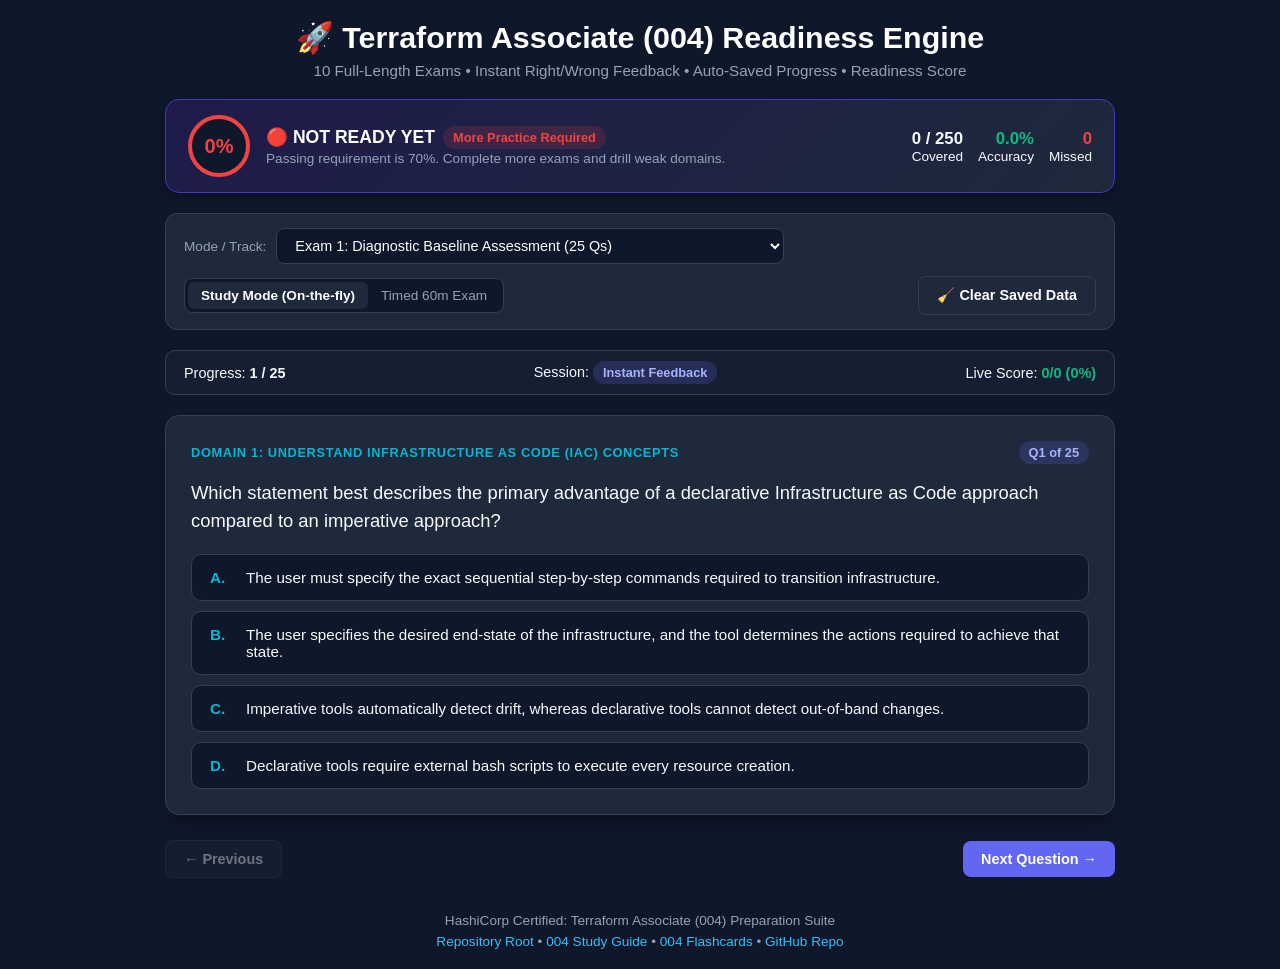
<file: exams/simulator.html>
<!DOCTYPE html>
<html lang="en">
<head>
  <meta charset="UTF-8">
  <meta name="viewport" content="width=device-width, initial-scale=1.0">
  <title>Terraform Associate (004) Interactive Exam Readiness Engine</title>
  <style>
    :root {
      --bg: #0f172a;
      --card-bg: #1e293b;
      --card-border: #334155;
      --text: #f8fafc;
      --text-muted: #94a3b8;
      --primary: #6366f1;
      --primary-hover: #4f46e5;
      --success: #10b981;
      --success-bg: rgba(16, 185, 129, 0.15);
      --danger: #ef4444;
      --danger-bg: rgba(239, 68, 68, 0.15);
      --warning: #f59e0b;
      --accent: #06b6d4;
    }
    * { box-sizing: border-box; margin: 0; padding: 0; font-family: -apple-system, BlinkMacSystemFont, "Segoe UI", Roboto, Helvetica, Arial, sans-serif; }
    body { background: var(--bg); color: var(--text); min-height: 100vh; padding: 20px; display: flex; flex-direction: column; align-items: center; }
    .container { width: 100%; max-width: 950px; }
    header { text-align: center; margin-bottom: 20px; }
    header h1 { font-size: 1.9rem; color: #fff; margin-bottom: 6px; display: flex; align-items: center; justify-content: center; gap: 10px; }
    header p { color: var(--text-muted); font-size: 0.95rem; }

    /* Top Readiness Tracker Ribbon */
    .readiness-ribbon { background: linear-gradient(135deg, #1e1b4b, #1e293b); border: 1px solid #4338ca; border-radius: 14px; padding: 15px 22px; display: flex; justify-content: space-between; align-items: center; margin-bottom: 20px; box-shadow: 0 4px 12px rgba(0,0,0,0.3); }
    .gauge-col { display: flex; align-items: center; gap: 16px; }
    .readiness-dial { width: 62px; height: 62px; border-radius: 50%; border: 4px solid var(--primary); display: flex; align-items: center; justify-content: center; font-size: 1.25rem; font-weight: 800; background: #0f172a; }
    .readiness-text h3 { font-size: 1.1rem; color: #fff; display: flex; align-items: center; gap: 8px; }
    .readiness-text p { font-size: 0.85rem; color: var(--text-muted); margin-top: 2px; }
    .quick-stats { display: flex; gap: 15px; font-size: 0.85rem; text-align: right; }
    .quick-stat-item span { display: block; font-weight: 700; font-size: 1.05rem; }

    .nav-bar { background: var(--card-bg); border: 1px solid var(--card-border); border-radius: 12px; padding: 14px 18px; display: flex; flex-wrap: wrap; gap: 12px; justify-content: space-between; align-items: center; margin-bottom: 20px; }
    .select-group { display: flex; align-items: center; gap: 10px; flex-grow: 1; }
    select, button { background: #0f172a; color: #fff; border: 1px solid var(--card-border); padding: 8px 14px; border-radius: 8px; font-size: 0.9rem; cursor: pointer; transition: all 0.2s; outline: none; }
    select:focus, button:focus { border-color: var(--primary); }
    button.btn-primary { background: var(--primary); border: none; font-weight: 600; }
    button.btn-primary:hover { background: var(--primary-hover); }
    
    .mode-toggle { display: flex; background: #0f172a; border-radius: 8px; padding: 3px; border: 1px solid var(--card-border); }
    .mode-btn { background: transparent; border: none; padding: 6px 13px; color: var(--text-muted); font-size: 0.85rem; border-radius: 6px; }
    .mode-btn.active { background: var(--card-bg); color: #fff; font-weight: 600; }
    
    .stats-bar { display: flex; justify-content: space-between; align-items: center; background: rgba(30, 41, 59, 0.5); border: 1px solid var(--card-border); border-radius: 10px; padding: 10px 18px; margin-bottom: 20px; font-size: 0.9rem; }
    .badge { display: inline-block; padding: 4px 10px; border-radius: 20px; font-size: 0.8rem; font-weight: 600; }
    .badge-blue { background: rgba(99, 102, 241, 0.2); color: #a5b4fc; }
    .badge-green { background: var(--success-bg); color: var(--success); }
    .badge-red { background: var(--danger-bg); color: var(--danger); }
    .badge-yellow { background: rgba(245, 158, 11, 0.2); color: var(--warning); }

    .question-card { background: var(--card-bg); border: 1px solid var(--card-border); border-radius: 14px; padding: 25px; margin-bottom: 25px; box-shadow: 0 10px 15px -3px rgba(0, 0, 0, 0.3); }
    .q-meta { display: flex; justify-content: space-between; align-items: center; margin-bottom: 15px; }
    .q-domain { font-size: 0.8rem; text-transform: uppercase; letter-spacing: 0.05em; color: var(--accent); font-weight: 600; }
    .q-text { font-size: 1.15rem; font-weight: 500; line-height: 1.5; margin-bottom: 20px; }
    
    .options-grid { display: flex; flex-direction: column; gap: 10px; }
    .option-btn { background: #0f172a; border: 1.5px solid var(--card-border); border-radius: 10px; padding: 14px 18px; text-align: left; color: var(--text); font-size: 0.95rem; cursor: pointer; transition: all 0.15s; display: flex; align-items: flex-start; gap: 12px; }
    .option-btn:hover:not(.locked) { border-color: var(--primary); background: #1e1b4b; }
    .option-btn.selected { border-color: var(--primary); background: rgba(99, 102, 241, 0.15); }
    .option-btn.correct { border-color: var(--success); background: var(--success-bg); color: #6ee7b7; }
    .option-btn.incorrect { border-color: var(--danger); background: var(--danger-bg); color: #fca5a5; }
    .option-letter { font-weight: bold; min-width: 24px; color: var(--accent); }
    
    .feedback-box { margin-top: 20px; padding: 16px 20px; border-radius: 10px; border-left: 4px solid var(--primary); background: #0b1329; display: none; }
    .feedback-title { font-weight: 700; margin-bottom: 6px; display: flex; align-items: center; gap: 8px; }
    .feedback-box.correct-fb { border-left-color: var(--success); }
    .feedback-box.correct-fb .feedback-title { color: var(--success); }
    .feedback-box.incorrect-fb { border-left-color: var(--danger); }
    .feedback-box.incorrect-fb .feedback-title { color: var(--danger); }
    .feedback-desc { font-size: 0.92rem; line-height: 1.5; color: #cbd5e1; }
    .lab-rec { margin-top: 10px; font-size: 0.85rem; color: #38bdf8; }
    
    .nav-controls { display: flex; justify-content: space-between; align-items: center; margin-top: 20px; }
    .btn { padding: 10px 18px; border-radius: 8px; font-weight: 600; cursor: pointer; border: 1px solid var(--card-border); background: var(--card-bg); color: #fff; }
    .btn:hover:not(:disabled) { background: #334155; }
    .btn:disabled { opacity: 0.4; cursor: not-allowed; }
    .btn-submit { background: var(--success); border: none; }
    .btn-submit:hover { background: #059669; }
    
    /* Result Report Card */
    #report-card { display: none; background: var(--card-bg); border: 1px solid var(--card-border); border-radius: 16px; padding: 30px; text-align: center; }
    .score-circle { width: 140px; height: 140px; border-radius: 50%; border: 8px solid var(--primary); display: flex; flex-direction: column; align-items: center; justify-content: center; margin: 20px auto; }
    .score-pct { font-size: 2.2rem; font-weight: 800; }
    .verdict-banner { padding: 14px 20px; border-radius: 10px; margin: 20px 0; font-size: 1.2rem; font-weight: 700; }
    .verdict-pass { background: var(--success-bg); color: var(--success); border: 1px solid var(--success); }
    .verdict-border { background: rgba(245, 158, 11, 0.15); color: var(--warning); border: 1px solid var(--warning); }
    .verdict-fail { background: var(--danger-bg); color: var(--danger); border: 1px solid var(--danger); }
    
    .domain-table { width: 100%; border-collapse: collapse; margin: 25px 0; text-align: left; font-size: 0.9rem; }
    .domain-table th, .domain-table td { padding: 10px 14px; border-bottom: 1px solid var(--card-border); }
    .domain-table th { color: var(--text-muted); font-size: 0.8rem; text-transform: uppercase; }
    .progress-bar-bg { background: #0f172a; border-radius: 6px; height: 10px; width: 100px; overflow: hidden; }
    .progress-bar-fill { height: 100%; background: var(--primary); }
    
    .footer-links { margin-top: 35px; text-align: center; font-size: 0.85rem; color: var(--text-muted); }
    .footer-links a { color: #38bdf8; text-decoration: none; }
    .footer-links a:hover { text-decoration: underline; }
  </style>
</head>
<body>
  <div class="container">
    <header>
      <h1>🚀 Terraform Associate (004) Readiness Engine</h1>
      <p>10 Full-Length Exams &bull; Instant Right/Wrong Feedback &bull; Auto-Saved Progress &bull; Readiness Score</p>
    </header>

    <!-- Top Readiness Tracker Ribbon -->
    <div class="readiness-ribbon">
      <div class="gauge-col">
        <div id="readinessDial" class="readiness-dial">0%</div>
        <div class="readiness-text">
          <h3 id="readinessStatus">Checking Readiness...</h3>
          <p id="readinessAdvice">Attempt practice exams to calculate your exam readiness score.</p>
        </div>
      </div>
      <div class="quick-stats">
        <div class="quick-stat-item">
          <span id="statAttempted">0 / 250</span>
          Covered
        </div>
        <div class="quick-stat-item">
          <span id="statAccuracy" style="color: var(--success);">0%</span>
          Accuracy
        </div>
        <div class="quick-stat-item">
          <span id="statMissed" style="color: var(--danger);">0</span>
          Missed
        </div>
      </div>
    </div>

    <div class="nav-bar">
      <div class="select-group">
        <label for="examSelect" style="font-size: 0.85rem; color: var(--text-muted);">Mode / Track:</label>
        <select id="examSelect" onchange="onExamChange()">
          <!-- Populated by JS -->
        </select>
      </div>

      <div class="mode-toggle">
        <button id="modeStudy" class="mode-btn active" onclick="setMode('study')">Study Mode (On-the-fly)</button>
        <button id="modeExam" class="mode-btn" onclick="setMode('exam')">Timed 60m Exam</button>
      </div>
      
      <button class="btn" onclick="resetProgressPrompt()" title="Reset all saved score progress">🧹 Clear Saved Data</button>
    </div>

    <div id="statsBar" class="stats-bar">
      <div>Progress: <span id="progressText" style="font-weight: 700;">1 / 25</span></div>
      <div>Session: <span id="modeBadge" class="badge badge-blue">Instant Feedback</span></div>
      <div>Live Score: <span id="scoreText" style="font-weight: 700; color: var(--success);">0/0 (0%)</span></div>
      <div id="timerContainer" style="display: none;">⏱️ <span id="timerText" style="font-weight: 700; color: var(--warning);">60:00</span></div>
    </div>

    <!-- Active Question View -->
    <div id="questionContainer">
      <div class="question-card">
        <div class="q-meta">
          <span id="qDomain" class="q-domain">Domain 1: IaC Concepts</span>
          <span id="qIndexBadge" class="badge badge-blue">Q1 of 25</span>
        </div>
        <div id="qText" class="q-text">Loading question...</div>
        
        <div id="optionsGrid" class="options-grid">
          <!-- Populated by JS -->
        </div>

        <div id="feedbackBox" class="feedback-box">
          <div id="feedbackTitle" class="feedback-title"></div>
          <div id="feedbackDesc" class="feedback-desc"></div>
          <div id="labRec" class="lab-rec"></div>
        </div>
      </div>

      <div class="nav-controls">
        <button id="prevBtn" class="btn" onclick="prevQuestion()" disabled>&larr; Previous</button>
        <button id="nextBtn" class="btn btn-primary" onclick="nextQuestion()">Next Question &rarr;</button>
        <button id="submitBtn" class="btn btn-submit" onclick="finishExam()" style="display: none;">Submit & View Scorecard</button>
      </div>
    </div>

    <!-- Result Report Card -->
    <div id="report-card">
      <h2>🏁 Exam Complete</h2>
      <p id="reportSub" style="color: var(--text-muted); margin-top: 5px;">Diagnostic Performance Breakdown</p>
      
      <div class="score-circle">
        <span id="finalScorePct" class="score-pct">88%</span>
        <span style="font-size: 0.8rem; color: var(--text-muted);">Pass: 70%</span>
      </div>

      <div id="verdictBanner" class="verdict-banner">EXAM READY!</div>
      <p id="verdictDetail" style="margin-bottom: 20px; line-height: 1.5;"></p>

      <table class="domain-table">
        <thead>
          <tr>
            <th>Exam Domain</th>
            <th>Questions</th>
            <th>Mastery</th>
            <th>Status</th>
          </tr>
        </thead>
        <tbody id="domainTableBody">
          <!-- Populated by JS -->
        </tbody>
      </table>

      <div id="labRecsBox" style="text-align: left; background: #0f172a; padding: 18px; border-radius: 10px; margin-top: 20px;">
        <h4 style="color: #38bdf8; margin-bottom: 8px;">🎯 Target Practice Exercises for Weak Areas:</h4>
        <ul id="recsList" style="margin-left: 20px; line-height: 1.8; color: #cbd5e1;"></ul>
      </div>

      <div style="margin-top: 25px; display: flex; justify-content: center; gap: 12px;">
        <button class="btn btn-primary" onclick="restartExam()">Restart This Exam</button>
        <button class="btn" onclick="drillMissedFromReport()">Review Missed Questions</button>
      </div>
    </div>

    <div class="footer-links">
      <p>HashiCorp Certified: Terraform Associate (004) Preparation Suite</p>
      <p style="margin-top: 6px;">
        <a href="../README.md">Repository Root</a> &bull;
        <a href="STUDY_GUIDE_004.md">004 Study Guide</a> &bull;
        <a href="FLASHCARDS_004.md">004 Flashcards</a> &bull;
        <a href="https://github.com/adric2001/terraform_practice" target="_blank">GitHub Repo</a>
      </p>
    </div>
  </div>

  <script>
    const ALL_EXAMS = [{"exam_id": 1, "title": "Diagnostic Baseline Assessment", "description": "Broad assessment covering all 9 domains of the Terraform Associate 004 exam blueprint to establish your readiness baseline.", "domain_focus": "All 9 Domains", "total_questions": 25, "passing_percentage": 70, "time_limit_minutes": 60, "questions": [{"id": "q1_01", "domain": "Domain 1: Understand Infrastructure as Code (IaC) Concepts", "question": "Which statement best describes the primary advantage of a declarative Infrastructure as Code approach compared to an imperative approach?", "options": ["A. The user must specify the exact sequential step-by-step commands required to transition infrastructure.", "B. The user specifies the desired end-state of the infrastructure, and the tool determines the actions required to achieve that state.", "C. Imperative tools automatically detect drift, whereas declarative tools cannot detect out-of-band changes.", "D. Declarative tools require external bash scripts to execute every resource creation."], "answer": "B", "explanation": "Declarative IaC (like Terraform) focuses on WHAT the final infrastructure should look like. The tool computes the difference between current state and desired state and executes the necessary API calls. Imperative tools (like custom scripts or Ansible ad-hoc) require you to write the exact steps (HOW) to reach the state.", "recommended_exercise": "01-first-resource"}, {"id": "q1_02", "domain": "Domain 3: Understand Terraform Basics", "question": "Where does Terraform store downloaded provider plugins by default during 'terraform init'?", "options": ["A. Inside the system '/etc/terraform.d/plugins' directory.", "B. Inside the hidden subdirectory '.terraform/providers/' within the working directory.", "C. Directly inside the 'terraform.tfstate' file.", "D. Provider binaries are never downloaded locally; they run remotely in HashiCorp cloud."], "answer": "B", "explanation": "Terraform downloads provider plugins into the hidden `.terraform/providers` directory in the current working directory (unless a central plugin cache directory is configured via `plugin_cache_dir`).", "recommended_exercise": "01-first-resource"}, {"id": "q1_03", "domain": "Domain 6: Use the Core Terraform Workflow", "question": "You execute 'terraform plan'. What does this command do?", "options": ["A. It directly makes API calls to create the resources in the cloud provider.", "B. It reads the current state, compares it with the configuration code, and outputs a preview of proposed changes without modifying real infrastructure.", "C. It validates syntax only and ignores remote provider state.", "D. It irrevocably commits state changes to the remote backend."], "answer": "B", "explanation": "'terraform plan' creates an execution plan. It refreshes state against real-world infrastructure (unless -refresh=false is specified), compares it with HCL configuration, and prints the proposed actions (+ create, ~ update, - destroy) without modifying resources.", "recommended_exercise": "01-first-resource"}, {"id": "q1_04", "domain": "Domain 4: Use Terraform Outside the Core Workflow", "question": "You run 'terraform fmt -check'. What is the outcome if one of your .tf files contains formatting inconsistencies?", "options": ["A. The command automatically formats and saves the file.", "B. The command deletes the misformatted file.", "C. The command returns a non-zero exit code and lists the files that need formatting, without modifying them.", "D. The command raises a fatal HCL syntax compilation error and halts the CI pipeline."], "answer": "C", "explanation": "The '-check' flag verifies if input files are formatted according to canonical HCL style. If any file needs formatting, it returns exit code 3 (non-zero) and prints the filenames, which is ideal for CI/CD linting gates.", "recommended_exercise": "01-first-resource"}, {"id": "q1_05", "domain": "Domain 8: Read, Generate, and Modify Configuration", "question": "Given a variable declared as: variable \"db_pass\" { type = string, sensitive = true }. What happens when you reference this variable in an output?", "options": ["A. Terraform encrypts the state file with AES-256 automatically.", "B. Terraform will throw an error during plan unless the output is also marked 'sensitive = true'.", "C. Terraform displays the cleartext value in CLI stdout during apply.", "D. Terraform redacts the value in terraform.tfstate."], "answer": "B", "explanation": "Terraform prevents accidental leakage of sensitive values. If an output references a sensitive variable or resource attribute, Terraform requires that output block to explicitly declare 'sensitive = true'; otherwise, planning halts with an error.", "recommended_exercise": "02-variables-and-outputs"}, {"id": "q1_06", "domain": "Domain 8: Read, Generate, and Modify Configuration", "question": "In what order of precedence does Terraform resolve variable values (from lowest to highest priority)?", "options": ["A. Default values -> Environment variables (TF_VAR_*) -> terraform.tfvars -> CLI -var flags", "B. CLI -var flags -> terraform.tfvars -> Environment variables -> Default values", "C. terraform.tfvars -> CLI -var flags -> Default values -> Environment variables", "D. Environment variables -> Default values -> terraform.tfvars -> CLI -var flags"], "answer": "A", "explanation": "Precedence from lowest to highest: 1. Default values declared in variable blocks; 2. TF_VAR_* environment variables; 3. terraform.tfvars; 4. terraform.tfvars.json; 5. *.auto.tfvars; 6. Command line flags (-var and -var-file). Higher precedence overrides lower.", "recommended_exercise": "02-variables-and-outputs"}, {"id": "q1_07", "domain": "Domain 8: Read, Generate, and Modify Configuration", "question": "You have a list of subnets: var.subnets = [\"subnet-a\", \"subnet-b\", \"subnet-c\"]. You create resources using 'count = length(var.subnets)'. What happens if you remove \"subnet-a\" from the beginning of the list?", "options": ["A. Only subnet-a is destroyed; subnet-b and subnet-c remain untouched.", "B. Subnet-b takes index [0] and subnet-c takes index [1], causing Terraform to modify or recreate all subsequent resources due to index shifting.", "C. Terraform produces a duplicate key exception.", "D. The count meta-argument automatically detects value names and avoids recreation."], "answer": "B", "explanation": "'count' identifies resources by numeric indices (e.g. aws_subnet.net[0], aws_subnet.net[1]). Removing an item from the beginning shifts all subsequent items down by one index, which causes Terraform to update or destroy/recreate every downstream resource. 'for_each' avoids this problem.", "recommended_exercise": "06-count-and-foreach"}, {"id": "q1_08", "domain": "Domain 8: Read, Generate, and Modify Configuration", "question": "When should you use the 'for_each' meta-argument instead of 'count'?", "options": ["A. Only when creating exactly two resources.", "B. When instances correspond to distinct named items (maps or sets of strings) and you want to prevent unintended recreation if items are added or removed from the middle.", "C. When provisioning resources without any provider configuration.", "D. 'for_each' is deprecated in Terraform 1.5+ in favor of count."], "answer": "B", "explanation": "'for_each' accepts a map or set of strings. Each resource instance is identified by its string key (e.g., [\"web\"], [\"db\"]), ensuring that adding or removing elements only affects that specific resource instance.", "recommended_exercise": "06-count-and-foreach"}, {"id": "q1_09", "domain": "Domain 7: Implement and Maintain State", "question": "Why is remote state locking essential when collaborating on Terraform projects?", "options": ["A. It encrypts the state file using customer-managed KMS keys.", "B. It prevents concurrent runs from executing against the same state file simultaneously, which could cause state corruption or conflicting changes.", "C. It locks the Terraform CLI version so team members cannot upgrade.", "D. It prevents developers from reading sensitive passwords in outputs."], "answer": "B", "explanation": "State locking ensures mutual exclusion. If two team members or CI jobs run 'terraform apply' at the same time on the same state, locking ensures only one process writes to state while the other waits or errors, preventing split-brain corruption.", "recommended_exercise": "17-remote-backends-and-locking"}, {"id": "q1_10", "domain": "Domain 7: Implement and Maintain State", "question": "Which combination is a standard AWS-based remote backend configuration that supports state locking?", "options": ["A. Amazon S3 bucket for state storage + DynamoDB table for state locking.", "B. Amazon EBS volume mounted across network instances.", "C. Amazon SQS queue + Amazon SNS topic.", "D. Amazon RDS PostgreSQL instance alone without S3."], "answer": "A", "explanation": "In AWS, standard practice uses an Amazon S3 bucket (with versioning and encryption) for storing the 'terraform.tfstate' file and an Amazon DynamoDB table (with a primary key named 'LockID') for distributed state locking.", "recommended_exercise": "17-remote-backends-and-locking"}, {"id": "q1_11", "domain": "Domain 4: Use Terraform Outside the Core Workflow", "question": "What is the purpose of the '.terraform.lock.hcl' file committed to version control?", "options": ["A. It holds the active state lock during an apply execution.", "B. It records the exact provider versions and cryptographic checksums selected for the configuration (Dependency Lock File).", "C. It contains encrypted backend secrets and master database credentials.", "D. It prevents unauthorized developers from executing 'terraform destroy'."], "answer": "B", "explanation": "The dependency lock file (.terraform.lock.hcl) pins the exact provider versions and their cryptographic hashes (hashes of provider binaries). Committing it to VCS guarantees that all team members and CI pipelines use identical provider versions.", "recommended_exercise": "01-first-resource"}, {"id": "q1_12", "domain": "Domain 8: Read, Generate, and Modify Configuration", "question": "What is the function of the lifecycle rule 'create_before_destroy = true'?", "options": ["A. It creates a backup of the state file before executing any destroy command.", "B. It reverses the default replacement order: Terraform creates the new replacement resource first before destroying the existing resource.", "C. It prevents any user from ever destroying the resource.", "D. It automatically rolls back failed deployments to the prior commit."], "answer": "B", "explanation": "Normally, when a resource requires replacement, Terraform destroys the old resource first, then creates the new one. 'create_before_destroy = true' inverts this lifecycle, provisioning the replacement first to reduce service downtime.", "recommended_exercise": "07-lifecycle-rules"}, {"id": "q1_13", "domain": "Domain 8: Read, Generate, and Modify Configuration", "question": "A junior engineer sets 'prevent_destroy = true' inside a database resource's lifecycle block. What happens if someone runs 'terraform destroy'?", "options": ["A. Terraform destroys all other resources and leaves the database unmanaged.", "B. Terraform halts with an error and refuses to execute the plan that would destroy the protected resource.", "C. Terraform ignores the rule if the user passes '-auto-approve'.", "D. Terraform deletes the database but saves a snapshot in AWS S3."], "answer": "B", "explanation": "'prevent_destroy = true' causes Terraform to reject with an error any execution plan that would destroy the resource (including 'terraform destroy' or replacement plans). It is a safety measure against accidental deletion.", "recommended_exercise": "07-lifecycle-rules"}, {"id": "q1_14", "domain": "Domain 5: Interact with Terraform Modules", "question": "You want to reference an output named 'vpc_id' defined inside a child module called 'network'. How do you reference it from the root module?", "options": ["A. vpc_id", "B. module.network.vpc_id", "C. child.network.outputs.vpc_id", "D. module.network.outputs.vpc_id"], "answer": "B", "explanation": "Outputs from child modules are accessed using the syntax 'module.<MODULE_NAME>.<OUTPUT_NAME>'. For example: 'module.network.vpc_id'.", "recommended_exercise": "10-child-modules"}, {"id": "q1_15", "domain": "Domain 5: Interact with Terraform Modules", "question": "Can you specify a 'version' argument when calling a local child module with 'source = \"./modules/storage\"'?", "options": ["A. Yes, version constraints can be applied to local path modules.", "B. No, the 'version' argument is only supported for modules sourced from a module registry.", "C. Yes, but only if the local folder is a Git submodule.", "D. Yes, as long as the version matches a Git tag."], "answer": "B", "explanation": "Terraform only supports the 'version' meta-argument for modules sourced from a registry (public or private). Local filesystem directory sources ('./' or '../') do not support the 'version' argument.", "recommended_exercise": "10-child-modules"}, {"id": "q1_16", "domain": "Domain 8: Read, Generate, and Modify Configuration", "question": "What is the key difference between a 'data' source block and a 'resource' block?", "options": ["A. 'data' blocks provision new infrastructure, while 'resource' blocks only read existing infrastructure.", "B. 'data' blocks allow Terraform to read and use information defined outside of Terraform or by another configuration, without managing its lifecycle.", "C. 'data' blocks are executed during 'terraform init', while 'resource' blocks are executed during 'terraform apply'.", "D. 'data' blocks cannot accept any input arguments."], "answer": "B", "explanation": "Data sources ('data' blocks) fetch read-only data from an external API or file (e.g. looking up an existing AMI ID or VPC). They do not create or destroy infrastructure; resource blocks manage infrastructure lifecycle.", "recommended_exercise": "05-data-sources"}, {"id": "q1_17", "domain": "Domain 8: Read, Generate, and Modify Configuration", "question": "What modern Terraform feature (introduced in Terraform 1.1+) allows you to rename a resource in your HCL code without Terraform planning to destroy and recreate it?", "options": ["A. alias block", "B. moved block", "C. rename block", "D. lifecycle { replace_triggered_by = ... }"], "answer": "B", "explanation": "The 'moved' block allows declarative state refactoring: 'moved { from = local_file.old to = local_file.new }'. During plan, Terraform recognizes the rename and updates state without destroying the live asset.", "recommended_exercise": "15-refactoring-with-moved-blocks"}, {"id": "q1_18", "domain": "Domain 4: Use Terraform Outside the Core Workflow", "question": "You have an existing cloud resource created manually via the Web Console. How can you bring it under Terraform management using Terraform 1.5+ declarative syntax?", "options": ["A. Use an 'import' block specifying 'to' (the resource address) and 'id' (the provider's resource ID).", "B. You must manually edit the 'terraform.tfstate' JSON file in a text editor.", "C. Run 'terraform init -import' with the cloud ARN.", "D. It is impossible to import resources once created outside Terraform."], "answer": "A", "explanation": "Terraform 1.5+ introduced the declarative 'import' block ('import { to = aws_s3_bucket.bucket id = \"my-bucket-name\" }'). Running 'terraform plan' previews the import and can generate HCL with '-generate-config-out'.", "recommended_exercise": "16-declarative-import"}, {"id": "q1_19", "domain": "Domain 4: Use Terraform Outside the Core Workflow", "question": "Which command allows you to view the detailed attributes of a specific resource tracked in your state file?", "options": ["A. terraform state list", "B. terraform state show <RESOURCE_ADDRESS>", "C. terraform plan -inspect", "D. terraform state dump"], "answer": "B", "explanation": "'terraform state show <address>' displays single-resource attributes stored in state. 'terraform state list' only lists the resource addresses without attributes.", "recommended_exercise": "12-state-manipulation"}, {"id": "q1_20", "domain": "Domain 8: Read, Generate, and Modify Configuration", "question": "What is the modern built-in resource introduced in Terraform 1.4 that replaces the external 'null_resource' without requiring third-party provider downloads?", "options": ["A. terraform_data", "B. local_exec", "C. core_resource", "D. generic_resource"], "answer": "A", "explanation": "'terraform_data' is built directly into Terraform (no provider plugin required). It stores arbitrary values, participates in the graph, and supports 'triggers_replace' to force replacement.", "recommended_exercise": "14-terraform-data-and-provisioners"}, {"id": "q1_21", "domain": "Domain 9: Understand Terraform Cloud/Enterprise Capabilities", "question": "What is a 'speculative plan' in Terraform Cloud?", "options": ["A. A plan that randomly chooses instance sizes to test cost variations.", "B. A plan triggered automatically by a pull request to test if code merges cleanly and plan succeeds, without saving state or modifying infrastructure.", "C. A plan generated without verifying provider credentials.", "D. An unverified plan scheduled to run overnight."], "answer": "B", "explanation": "In Terraform Cloud, when a developer opens a Pull Request on a connected VCS repo, a speculative plan runs automatically. It verifies that the plan succeeds and shows what would change, but cannot be applied and does not lock state.", "recommended_exercise": "21-capstone-production-system"}, {"id": "q1_22", "domain": "Domain 4: Use Terraform Outside the Core Workflow", "question": "What file extension is used by the native Terraform test framework introduced in Terraform 1.6+?", "options": ["A. .test.tf", "B. .tftest.hcl (or .tftest.json)", "C. .spec.tf", "D. .unit.hcl"], "answer": "B", "explanation": "Terraform 1.6+ native testing discovers test files ending in '.tftest.hcl' or '.tftest.json' in the current directory or a 'tests/' subdirectory when running 'terraform test'.", "recommended_exercise": "19-testing-framework-tftest"}, {"id": "q1_23", "domain": "Domain 8: Read, Generate, and Modify Configuration", "question": "You need to configure an active-passive disaster recovery setup where resources are provisioned in two different AWS regions (us-east-1 and us-west-2). How do you configure the provider?", "options": ["A. You must create two completely separate git repositories; Terraform cannot manage multiple regions in one workspace.", "B. Declare multiple provider \"aws\" blocks and assign an 'alias' argument to the secondary provider.", "C. Use the '-region' CLI parameter during apply.", "D. Declare provider \"aws_secondary\"."], "answer": "B", "explanation": "To define multiple configurations for the same provider, define one default provider block and additional aliased blocks using 'alias = \"dr_region\"'. Resources reference the alias using 'provider = aws.dr_region'.", "recommended_exercise": "18-multi-provider-aliasing"}, {"id": "q1_24", "domain": "Domain 8: Read, Generate, and Modify Configuration", "question": "Which HCL expression returns 'staging' if var.env is an empty string, but returns var.env otherwise?", "options": ["A. lookup(var.env, \"staging\")", "B. var.env != \"\" ? var.env : \"staging\"", "C. if var.env == \"\" then \"staging\" else var.env", "D. coalesce(var.env, \"staging\") -- wait, only if var.env is null or empty"], "answer": "B", "explanation": "The ternary conditional expression syntax is: 'condition ? true_val : false_val'. Therefore, 'var.env != \"\" ? var.env : \"staging\"' cleanly handles checking for an empty string.", "recommended_exercise": "08-builtin-functions"}, {"id": "q1_25", "domain": "Domain 4: Use Terraform Outside the Core Workflow", "question": "You suspect that an EC2 instance managed by Terraform has become corrupted and need Terraform to recreate it on the next apply without recreating any other resources. What is the recommended modern approach?", "options": ["A. Run 'terraform taint aws_instance.web' (legacy approach).", "B. Run 'terraform apply -replace=\"aws_instance.web\"'.", "C. Delete the instance from the state file using 'terraform state rm'.", "D. Change the resource name in HCL."], "answer": "B", "explanation": "While 'terraform taint' existed in older versions, HashiCorp officially recommends using 'terraform apply -replace=\"ADDRESS\"' (or 'terraform plan -replace=...'). It does not immediately modify state and integrates safely with the plan workflow.", "recommended_exercise": "12-state-manipulation"}]}, {"exam_id": 2, "title": "Core Workflow & CLI Deep Dive", "description": "Exhaustive testing of CLI commands, flags, init mechanics, plan serialization, log levels, and workflow edge cases.", "domain_focus": "Domain 3, 4, 6", "total_questions": 25, "passing_percentage": 70, "time_limit_minutes": 60, "questions": [{"id": "q2_01", "domain": "Domain 6: Use the Core Terraform Workflow", "question": "During 'terraform init', which of the following operations are performed? (Select all that apply / Choose most comprehensive)", "options": ["A. Initializes backend storage, downloads referenced child modules, and downloads required provider plugins.", "B. Applies state modifications directly to the cloud provider.", "C. Destroys all untracked resources.", "D. Creates cryptographic SSH keys on the local machine."], "answer": "A", "explanation": "'terraform init' initializes the working directory by: 1. Configuring and initializing the backend; 2. Sourcing and installing child modules; 3. Downloading and caching provider plugins and verifying checksums against the lock file.", "recommended_exercise": "01-first-resource"}, {"id": "q2_02", "domain": "Domain 6: Use the Core Terraform Workflow", "question": "You run 'terraform plan -out=tfplan.binary'. What is an important security consideration regarding this saved plan file?", "options": ["A. The file is automatically encrypted with the user's GPG key.", "B. The plan file is stored in cleartext (binary serialized JSON) and may contain sensitive variable values or passwords.", "C. The file can only be read on the same machine after running 'terraform decrypt'.", "D. The plan file expires after 5 minutes."], "answer": "B", "explanation": "Saved plan files generated with '-out' contain the full proposed state and configuration values, which may include plaintext sensitive attributes and secrets. It must be protected with appropriate file permissions and not committed to public repositories.", "recommended_exercise": "02-variables-and-outputs"}, {"id": "q2_03", "domain": "Domain 6: Use the Core Terraform Workflow", "question": "What is the difference between running 'terraform apply' and 'terraform apply tfplan'?", "options": ["A. 'terraform apply tfplan' applies the exact pre-computed plan without re-prompting for confirmation or recalculating diffs, whereas 'terraform apply' calculates a new plan and prompts for interactive approval.", "B. 'terraform apply tfplan' can only be executed in Terraform Cloud.", "C. 'terraform apply' is faster because it skips the refresh phase.", "D. There is no difference; tfplan is ignored."], "answer": "A", "explanation": "When given a saved plan file ('terraform apply tfplan'), Terraform does not generate a new plan or prompt for user confirmation ('yes'). It guarantees that only the exact changes evaluated when 'plan -out' was executed will be applied.", "recommended_exercise": "01-first-resource"}, {"id": "q2_04", "domain": "Domain 6: Use the Core Terraform Workflow", "question": "What exit code does 'terraform plan -detailed-exitcode' return when the plan succeeded and there are infrastructural changes to apply?", "options": ["A. 0", "B. 1", "C. 2", "D. 255"], "answer": "C", "explanation": "With '-detailed-exitcode': 0 = Succeeded with no changes; 1 = Error occurred; 2 = Succeeded with non-empty diff (changes present). This is widely used in CI/CD pipeline scripts to decide whether to prompt for approvals.", "recommended_exercise": "01-first-resource"}, {"id": "q2_05", "domain": "Domain 6: Use the Core Terraform Workflow", "question": "You need to update your state to reflect out-of-band changes without modifying any real cloud resources. What command should you use in modern Terraform?", "options": ["A. terraform apply -refresh-only", "B. terraform refresh (legacy standalone command)", "C. terraform plan -force", "D. terraform sync"], "answer": "A", "explanation": "In modern Terraform, 'terraform apply -refresh-only' inspects real infrastructure and updates the state file to match reality, presenting a plan of state-only changes for approval without making changes to real resources. The old 'terraform refresh' command is discouraged.", "recommended_exercise": "12-state-manipulation"}, {"id": "q2_06", "domain": "Domain 6: Use the Core Terraform Workflow", "question": "Under what circumstance should the '-target' option ('terraform apply -target=...') be used?", "options": ["A. As the standard everyday way to deploy microservices independently.", "B. Solely for exceptional troubleshooting or recovery from errors where dependencies are broken.", "C. To speed up daily production deployments.", "D. Whenever deploying to non-default regions."], "answer": "B", "explanation": "HashiCorp explicitly warns that '-target' should only be used for exceptional circumstances or disaster recovery (e.g., when a dependency cycle or dead resource prevents regular plans). Regular use leads to state drift and hidden dependency failures.", "recommended_exercise": "04-resource-dependencies"}, {"id": "q2_07", "domain": "Domain 4: Use Terraform Outside the Core Workflow", "question": "Which command checks whether HCL syntax is valid and whether internal resource references match, without querying remote cloud APIs?", "options": ["A. terraform init", "B. terraform validate", "C. terraform plan", "D. terraform lint"], "answer": "B", "explanation": "'terraform validate' verifies syntax, variable declarations, module arguments, and attribute references in HCL files. It does not contact remote APIs or examine existing state files, making it extremely fast for pre-commit hooks.", "recommended_exercise": "13-validations-and-conditions"}, {"id": "q2_08", "domain": "Domain 4: Use Terraform Outside the Core Workflow", "question": "Which environment variable configures verbose logging levels for the Terraform CLI?", "options": ["A. TERRAFORM_DEBUG", "B. TF_LOG", "C. HASHICORP_VERBOSE", "D. TF_VERBOSITY"], "answer": "B", "explanation": "'TF_LOG' sets the logging level. Valid values are (in increasing verbosity): TRACE, DEBUG, INFO, WARN, ERROR, or OFF. To write logs to a file, use 'TF_LOG_PATH'.", "recommended_exercise": "01-first-resource"}, {"id": "q2_09", "domain": "Domain 4: Use Terraform Outside the Core Workflow", "question": "What is the highest verbosity logging level available in Terraform?", "options": ["A. ALL", "B. DEBUG", "C. TRACE", "D. MAX"], "answer": "C", "explanation": "TRACE is the most verbose log level. It outputs internal engine operations, full HTTP request/response payloads to and from providers, and graph resolution steps.", "recommended_exercise": "01-first-resource"}, {"id": "q2_010", "domain": "Domain 6: Use the Core Terraform Workflow", "question": "If you send a single SIGINT (Ctrl+C) to a running 'terraform apply' process, what does Terraform do?", "options": ["A. Immediately kills all API connections and leaves state corrupted.", "B. Gracefully waits for currently in-flight resource operations to finish, saves the updated state, and then stops.", "C. Immediately executes a rollback by destroying all created resources.", "D. Ignores the signal completely until all plan items finish."], "answer": "B", "explanation": "On receiving a single SIGINT, Terraform enters a graceful shutdown: it stops starting new operations, allows in-flight provider API calls to conclude, updates the state file with completed work, and safely exits. Sending a second SIGINT forces an immediate abort with risk of state inconsistency.", "recommended_exercise": "01-first-resource"}, {"id": "q2_011", "domain": "Domain 4: Use Terraform Outside the Core Workflow", "question": "You want to test HCL expressions and evaluate functions interactively. Which Terraform CLI command opens an interactive REPL console?", "options": ["A. terraform repl", "B. terraform console", "C. terraform test -i", "D. terraform eval"], "answer": "B", "explanation": "'terraform console' opens an interactive shell where you can evaluate functions, inspect state variables, test ternary operators, and view data source returns against the current state.", "recommended_exercise": "08-builtin-functions"}, {"id": "q2_012", "domain": "Domain 4: Use Terraform Outside the Core Workflow", "question": "Can 'terraform console' be used to modify infrastructure or mutate resources in state?", "options": ["A. Yes, using the 'set' command inside the console.", "B. No, 'terraform console' is strictly read-only and cannot mutate state or resources.", "C. Yes, if launched with 'terraform console -write'.", "D. Yes, but only for local file resources."], "answer": "B", "explanation": "'terraform console' provides read-only evaluation. It cannot modify real infrastructure, alter state attributes, or perform creates/updates.", "recommended_exercise": "08-builtin-functions"}, {"id": "q2_013", "domain": "Domain 6: Use the Core Terraform Workflow", "question": "You change the backend configuration block from 'local' to 's3' in your root module. What command must you run next to transfer state?", "options": ["A. terraform state push s3", "B. terraform init -migrate-state", "C. terraform plan -backend", "D. terraform apply -sync"], "answer": "B", "explanation": "Whenever you change backend blocks, you must run 'terraform init'. Adding '-migrate-state' instructs Terraform to copy the existing state file from the prior backend to the new backend location.", "recommended_exercise": "17-remote-backends-and-locking"}, {"id": "q2_014", "domain": "Domain 4: Use Terraform Outside the Core Workflow", "question": "A previous run was killed abruptly and left a stale state lock in DynamoDB. How can an administrator clear the lock?", "options": ["A. terraform unlock -all", "B. terraform force-unlock <LOCK_ID>", "C. terraform state rm lock", "D. You must delete the S3 state file and start over."], "answer": "B", "explanation": "If a lock is stuck and you have verified no other process is running, you can release it using 'terraform force-unlock <LOCK_ID>', passing the Lock ID displayed in the original lock error message.", "recommended_exercise": "17-remote-backends-and-locking"}, {"id": "q2_015", "domain": "Domain 4: Use Terraform Outside the Core Workflow", "question": "How do you extract a single raw string value of an output variable named 'api_token' without surrounding quotes in shell automation?", "options": ["A. terraform output -raw api_token", "B. terraform output -plain api_token", "C. terraform output -no-quotes api_token", "D. terraform output api_token | tr -d '\"'"], "answer": "A", "explanation": "'terraform output -raw <NAME>' prints the raw, unquoted string value directly to standard output, making it ideal for piping into shell environment variables or file scripts.", "recommended_exercise": "02-variables-and-outputs"}, {"id": "q2_016", "domain": "Domain 6: Use the Core Terraform Workflow", "question": "What happens if a resource creation fails midway through 'terraform apply' due to an invalid cloud API parameter?", "options": ["A. Terraform rolls back and destroys all previously created resources from that run.", "B. Successfully created resources prior to the failure are recorded in the state file; failed resources are not added.", "C. The entire state file is erased.", "D. Terraform pauses for 24 hours waiting for API recovery."], "answer": "B", "explanation": "Terraform does NOT perform automatic rollbacks on failure. Instead, it records all successfully provisioned resources in the state file so subsequent runs can resume cleanly without orphaned infrastructure.", "recommended_exercise": "01-first-resource"}, {"id": "q2_017", "domain": "Domain 3: Understand Terraform Basics", "question": "You specify provider version constraints: version = \"~> 3.2.0\". Which of the following provider versions will Terraform accept?", "options": ["A. 3.2.5", "B. 3.3.0", "C. 4.0.0", "D. 3.1.9"], "answer": "A", "explanation": "The pessimistic constraint operator '~> 3.2.0' allows only patch updates: versions >= 3.2.0 and < 3.3.0. Version 3.2.5 falls in this range. If it had been '~> 3.2', it would have allowed up to < 4.0.0.", "recommended_exercise": "01-first-resource"}, {"id": "q2_018", "domain": "Domain 3: Understand Terraform Basics", "question": "How can you upgrade all installed providers to the newest allowed versions matching configuration constraints?", "options": ["A. terraform get -upgrade", "B. terraform init -upgrade", "C. terraform update --providers", "D. Delete main.tf and re-create it"], "answer": "B", "explanation": "'terraform init -upgrade' checks the configured source registries for newer provider versions matching version constraints in HCL and updates '.terraform.lock.hcl'.", "recommended_exercise": "01-first-resource"}, {"id": "q2_019", "domain": "Domain 6: Use the Core Terraform Workflow", "question": "Which command permanently deletes all infrastructure managed by the current configuration directory?", "options": ["A. terraform clean", "B. terraform destroy", "C. terraform state delete --all", "D. rm -rf .terraform/"], "answer": "B", "explanation": "'terraform destroy' creates a plan to terminate and delete all resources managed by the current state file, prompting for confirmation before executing API deletions.", "recommended_exercise": "01-first-resource"}, {"id": "q2_020", "domain": "Domain 4: Use Terraform Outside the Core Workflow", "question": "You need to export your complete current state file to standard output in JSON format for analysis. Which command should you execute?", "options": ["A. terraform state pull", "B. terraform state export", "C. terraform plan -json", "D. cat .terraform/state.json"], "answer": "A", "explanation": "'terraform state pull' fetches the current state directly from the configured backend (local or remote) and outputs raw state JSON to stdout.", "recommended_exercise": "12-state-manipulation"}, {"id": "q2_021", "domain": "Domain 3: Understand Terraform Basics", "question": "What is the purpose of the 'plugin_cache_dir' setting in a user's CLI configuration file (~/.terraformrc)?", "options": ["A. It prevents Terraform from downloading plugins entirely.", "B. It stores provider binaries in a single centralized folder across all projects to save disk space and network bandwidth.", "C. It stores compiled HCL bytecode.", "D. It accelerates DNS resolution."], "answer": "B", "explanation": "By default, every project downloads its own copy of provider binaries into '.terraform/providers'. Defining 'plugin_cache_dir' in '~/.terraformrc' allows multiple projects on the same machine to share cached provider binaries.", "recommended_exercise": "01-first-resource"}, {"id": "q2_022", "domain": "Domain 6: Use the Core Terraform Workflow", "question": "What happens when you add '-auto-approve' to 'terraform apply'?", "options": ["A. Terraform bypasses plan evaluation and executes blind writes.", "B. Terraform skips the interactive confirmation prompt ('Do you want to perform these actions?') and proceeds directly with the apply.", "C. Terraform ignores any errors returned by the provider.", "D. Terraform auto-commits the code changes to Git."], "answer": "B", "explanation": "'-auto-approve' instructs Terraform to skip the interactive terminal prompt asking for 'yes' before applying changes. Commonly used in CI/CD automation pipelines.", "recommended_exercise": "01-first-resource"}, {"id": "q2_023", "domain": "Domain 4: Use Terraform Outside the Core Workflow", "question": "Which command generates a visual representation of the Directed Acyclic Graph (DAG) for your configuration?", "options": ["A. terraform dag", "B. terraform graph", "C. terraform visualize", "D. terraform tree"], "answer": "B", "explanation": "'terraform graph' generates a visual representation of the dependency graph in Graphviz DOT format. It can be piped into 'dot -Tpng > graph.png'.", "recommended_exercise": "04-resource-dependencies"}, {"id": "q2_024", "domain": "Domain 4: Use Terraform Outside the Core Workflow", "question": "What occurs when you run 'terraform state rm <address>' on a live cloud database?", "options": ["A. Terraform sends an API request to delete the cloud database immediately.", "B. Terraform stops tracking the database in state, but the live cloud database continues running untouched.", "C. The database is moved to the recycle bin.", "D. The command fails if the database is running."], "answer": "B", "explanation": "'terraform state rm' purely removes the target resource from the state file. It makes zero API calls to delete or modify the real physical resource, allowing it to become unmanaged.", "recommended_exercise": "12-state-manipulation"}, {"id": "q2_025", "domain": "Domain 6: Use the Core Terraform Workflow", "question": "You want to run a plan that explicitly sets a variable from the command line. Which syntax is valid?", "options": ["A. terraform plan --var app_port=8080", "B. terraform plan -var=\"app_port=8080\"", "C. terraform plan -set app_port:8080", "D. terraform plan /var:app_port=8080"], "answer": "B", "explanation": "Command line variables are supplied with '-var' flag: 'terraform plan -var=\"app_port=8080\"' or multiple '-var' flags or with a file using '-var-file=\"custom.tfvars\"'.", "recommended_exercise": "02-variables-and-outputs"}]}, {"exam_id": 3, "title": "HCL Syntax, Variables, Collections & Functions", "description": "Rigorous evaluation of complex types, validations, built-in functions, splat syntax, and expressions.", "domain_focus": "Domain 8", "total_questions": 25, "passing_percentage": 70, "time_limit_minutes": 60, "questions": [{"id": "q3_01", "domain": "Domain 8: Read, Generate, and Modify Configuration", "question": "Which of the following is considered a structural type in Terraform HCL rather than a collection type?", "options": ["A. list", "B. map", "C. object", "D. set"], "answer": "C", "explanation": "Terraform distinguishes between collections (list, map, set) where all elements must be of the identical type, and structural types (object, tuple) which can combine elements of differing types with explicit schemas.", "recommended_exercise": "03-collections-and-types"}, {"id": "q3_02", "domain": "Domain 8: Read, Generate, and Modify Configuration", "question": "In a variable validation block, which built-in function is commonly paired with 'regex()' to ensure invalid values do not throw unhandled runtime errors?", "options": ["A. try()", "B. can()", "C. match()", "D. valid()"], "answer": "B", "explanation": "'can(regex(\"...\", var.input))' evaluates the expression and returns true if it evaluates without an error, or false if it errors. It is the canonical pattern for custom validation blocks.", "recommended_exercise": "13-validations-and-conditions"}, {"id": "q3_03", "domain": "Domain 8: Read, Generate, and Modify Configuration", "question": "Given the list: var.ips = [\"10.0.0.1\", \"10.0.0.2\", \"10.0.0.3\"]. How do you access the second element in HCL?", "options": ["A. var.ips[1]", "B. var.ips[2]", "C. var.ips.1", "D. get(var.ips, 1)"], "answer": "A", "explanation": "Terraform lists are zero-indexed. The first item is index [0], the second is index [1], and the third is index [2].", "recommended_exercise": "03-collections-and-types"}, {"id": "q3_04", "domain": "Domain 8: Read, Generate, and Modify Configuration", "question": "What is the result of the function call: lookup({ a = 1, b = 2 }, \"c\", 99)?", "options": ["A. 1", "B. null", "C. 99", "D. Error: Key 'c' not found"], "answer": "C", "explanation": "'lookup(map, key, default)' retrieves the value of a key from a map. If the key does not exist, it safely returns the specified default value (99 in this case) instead of raising an error.", "recommended_exercise": "08-builtin-functions"}, {"id": "q3_05", "domain": "Domain 8: Read, Generate, and Modify Configuration", "question": "What does the function 'flatten([[\"a\", \"b\"], [\"c\", [\"d\"]]])' produce?", "options": ["A. [\"a\", \"b\", \"c\", \"d\"]", "B. [\"a\", \"b\", \"c\", [\"d\"]]", "C. [[\"a\", \"b\", \"c\", \"d\"]]", "D. { a = \"b\", c = \"d\" }"], "answer": "A", "explanation": "'flatten()' takes a list of lists and eliminates all nested list layers, returning a single, flat list containing all the individual scalar elements.", "recommended_exercise": "08-builtin-functions"}, {"id": "q3_06", "domain": "Domain 8: Read, Generate, and Modify Configuration", "question": "You have a list of strings: var.raw = [\"web\", \"\", \"db\", null, \"cache\"]. Which built-in function removes empty strings and null entries?", "options": ["A. filter(var.raw)", "B. compact(var.raw)", "C. strip(var.raw)", "D. trim(var.raw)"], "answer": "B", "explanation": "'compact()' takes a list of strings and returns a new list with any empty strings (\"\" or null) removed.", "recommended_exercise": "08-builtin-functions"}, {"id": "q3_07", "domain": "Domain 8: Read, Generate, and Modify Configuration", "question": "How do you write a 'for' expression that transforms a list of strings '[\"alpha\", \"beta\"]' into uppercase strings?", "options": ["A. [for s in [\"alpha\", \"beta\"] : upper(s)]", "B. {for s in [\"alpha\", \"beta\"] => upper(s)}", "C. map(upper, [\"alpha\", \"beta\"])", "D. [\"alpha\", \"beta\"].map(upper)"], "answer": "A", "explanation": "List comprehensions in HCL use square brackets: '[for item in list : expression]'. To produce a map, curly braces '{for k, v in map : k => v}' are used.", "recommended_exercise": "08-builtin-functions"}, {"id": "q3_08", "domain": "Domain 8: Read, Generate, and Modify Configuration", "question": "What function computes a subnet address from a VPC CIDR prefix? Example: cidrsubnet(\"10.0.0.0/16\", 8, 2)?", "options": ["A. cidrnet()", "B. cidrsubnet()", "C. subnet()", "D. ipcalc()"], "answer": "B", "explanation": "'cidrsubnet(prefix, newbits, netnum)' calculates a subnet address within given IP network prefix. Adding 8 bits to /16 yields /24, and index 2 yields '10.0.2.0/24'.", "recommended_exercise": "21-capstone-production-system"}, {"id": "q3_09", "domain": "Domain 8: Read, Generate, and Modify Configuration", "question": "What is the difference between 'locals' and 'variables' in Terraform?", "options": ["A. Variables can be passed from outside the module (CLI, files, caller); locals are private expressions defined strictly within the module and can compute dynamic expressions.", "B. Locals can be changed during terraform apply; variables are constant.", "C. Variables support expressions and function calls; locals only support static string literals.", "D. There is no functional difference; they are aliases."], "answer": "A", "explanation": "Variables serve as module input parameters provided by the caller. Local values ('locals') are internal module constants and intermediate variables that can reference other resources and evaluate functions.", "recommended_exercise": "05-data-sources"}, {"id": "q3_10", "domain": "Domain 8: Read, Generate, and Modify Configuration", "question": "What is the output of 'merge({ a = 1, b = 2 }, { b = 99, c = 3 })'?", "options": ["A. { a = 1, b = 2, c = 3 }", "B. { a = 1, b = 99, c = 3 }", "C. Error: Duplicate key 'b'", "D. { a = 1, c = 3 }"], "answer": "B", "explanation": "'merge()' takes multiple maps and merges them into one. If the same key exists in multiple maps, the value from the rightmost (latest) map wins.", "recommended_exercise": "08-builtin-functions"}, {"id": "q3_11", "domain": "Domain 8: Read, Generate, and Modify Configuration", "question": "What is the purpose of the 'templatefile()' function?", "options": ["A. It writes an HCL template to disk.", "B. It reads a file from disk and renders its content using supplied variables according to HCL template syntax.", "C. It formats JSON files according to Prettier standards.", "D. It generates cloudformation templates."], "answer": "B", "explanation": "'templatefile(path, vars)' reads a template file from the filesystem and evaluates it using HCL template syntax (supporting loops %{ for ... } and conditionals %{ if ... }) with the supplied map of variables.", "recommended_exercise": "09-dynamic-blocks"}, {"id": "q3_12", "domain": "Domain 8: Read, Generate, and Modify Configuration", "question": "How do you strip leading whitespace and indentation in a heredoc string literal in Terraform?", "options": ["A. <<EOT", "B. <<-EOT", "C. <~EOT", "D. <!EOT"], "answer": "B", "explanation": "Using '<<-EOT' (with a hyphen) instructs Terraform to strip any leading whitespace before lines that match the indentation of the closing delimiter. Standard '<<EOT' preserves all leading spaces literally.", "recommended_exercise": "02-variables-and-outputs"}, {"id": "q3_13", "domain": "Domain 8: Read, Generate, and Modify Configuration", "question": "Which operator performs safe navigation / short-circuit fallbacks if an object attribute might not exist or might fail?", "options": ["A. try(local.config.port, 8080)", "B. fallback(local.config.port, 8080)", "C. coalesce(local.config.port, 8080)", "D. rescue(local.config.port, 8080)"], "answer": "A", "explanation": "'try(expr1, expr2, ...)' evaluates arguments in sequence and returns the first expression that succeeds without raising an error. If 'local.config.port' fails (e.g. key doesn't exist), it falls back to 8080.", "recommended_exercise": "08-builtin-functions"}, {"id": "q3_14", "domain": "Domain 8: Read, Generate, and Modify Configuration", "question": "You have a list of EC2 instance objects: instances = [{ id = \"i-1\", name = \"web\" }, { id = \"i-2\", name = \"api\" }]. What expression extracts a list of all IDs using splat syntax?", "options": ["A. var.instances.*.id", "B. var.instances[*].id", "C. var.instances.id[*]", "D. var.instances->id"], "answer": "B", "explanation": "Full splat operator syntax in modern Terraform is '[*]': 'var.instances[*].id'. Legacy attribute-only splat '.*' is deprecated.", "recommended_exercise": "08-builtin-functions"}, {"id": "q3_15", "domain": "Domain 8: Read, Generate, and Modify Configuration", "question": "What is the difference between 'set' and 'list' collection types in Terraform?", "options": ["A. Sets are ordered; lists are unordered.", "B. Sets hold only unique values and have no index ordering; lists maintain insertion order and permit duplicate values.", "C. Lists can only hold numbers; sets can hold any type.", "D. Sets can be indexed by number like var.set[0]."], "answer": "B", "explanation": "A set is an unordered collection of unique values (duplicates are automatically eliminated and elements cannot be accessed via numeric index). A list preserves exact index ordering and allows duplicates.", "recommended_exercise": "03-collections-and-types"}, {"id": "q3_16", "domain": "Domain 8: Read, Generate, and Modify Configuration", "question": "Which function converts a native HCL object into a formatted JSON string?", "options": ["A. to_json()", "B. jsonencode()", "C. format_json()", "D. jsonstringify()"], "answer": "B", "explanation": "'jsonencode()' serializes any Terraform HCL data structure (lists, maps, objects) into a valid JSON string. Its counterpart is 'jsondecode()'.", "recommended_exercise": "03-collections-and-types"}, {"id": "q3_17", "domain": "Domain 8: Read, Generate, and Modify Configuration", "question": "You have a variable: variable \"env\" { type = string, default = \"dev\" }. You define TF_VAR_env=\"prod\" in your shell, and your terraform.tfvars contains env = \"stage\". What is the evaluated value of var.env?", "options": ["A. dev", "B. prod", "C. stage", "D. Error: Duplicate variable assignment"], "answer": "C", "explanation": "Variable definitions in 'terraform.tfvars' take precedence over environment variables ('TF_VAR_*'). Precedence order: default (dev) < TF_VAR_* (prod) < terraform.tfvars (stage). Hence, 'stage' wins.", "recommended_exercise": "02-variables-and-outputs"}, {"id": "q3_18", "domain": "Domain 8: Read, Generate, and Modify Configuration", "question": "What will 'keys({ name = \"Alice\", age = 30 })' return?", "options": ["A. [\"Alice\", 30]", "B. [\"age\", \"name\"] (lexicographically sorted list)", "C. \"name, age\"", "D. { 0 = \"name\", 1 = \"age\" }"], "answer": "B", "explanation": "'keys(map)' returns a list containing all the keys in the map, sorted alphabetically (lexicographically).", "recommended_exercise": "09-dynamic-blocks"}, {"id": "q3_19", "domain": "Domain 8: Read, Generate, and Modify Configuration", "question": "What is the return type of 'toset([\"b\", \"a\", \"b\"])'?", "options": ["A. A list: [\"b\", \"a\", \"b\"]", "B. A set of unique elements: [\"a\", \"b\"]", "C. A tuple: (\"b\", \"a\", \"b\")", "D. A map with numeric keys"], "answer": "B", "explanation": "'toset()' converts a list into a set, deduplicating any repeated items and discarding list index positions.", "recommended_exercise": "06-count-and-foreach"}, {"id": "q3_20", "domain": "Domain 8: Read, Generate, and Modify Configuration", "question": "Can you define an input variable inside a child module that takes an object with optional attributes in Terraform 1.3+?", "options": ["A. No, all attributes in an object type constraint must be explicitly supplied.", "B. Yes, using the 'optional()' modifier in the type constraint: object({ port = number, desc = optional(string, \"default desc\") }).", "C. Yes, but only if the variable is marked sensitive.", "D. Yes, by using the 'any' type."], "answer": "B", "explanation": "Terraform 1.3+ added GA support for 'optional()' in object type constraints: 'object({ name = string, port = optional(number, 80) })'. If the caller omits that attribute, the default value is used.", "recommended_exercise": "03-collections-and-types"}, {"id": "q3_21", "domain": "Domain 8: Read, Generate, and Modify Configuration", "question": "What function calculates a host IP within a CIDR subnet block? Example: cidrhost(\"10.0.1.0/24\", 5)?", "options": ["A. host()", "B. cidrhost()", "C. iphost()", "D. subnet_host()"], "answer": "B", "explanation": "'cidrhost(prefix, hostnum)' calculates a host IP address within the given CIDR prefix. For 10.0.1.0/24 with hostnum 5, it returns '10.0.1.5'.", "recommended_exercise": "21-capstone-production-system"}, {"id": "q3_22", "domain": "Domain 8: Read, Generate, and Modify Configuration", "question": "Which expression produces a map from a list of strings: [\"apple\", \"banana\"], where the key is the string and the value is its string length?", "options": ["A. { for item in [\"apple\", \"banana\"] : item => length(item) }", "B. [ for item in [\"apple\", \"banana\"] : item = length(item) ]", "C. map([\"apple\", \"banana\"], length)", "D. { item : length(item) for item in [\"apple\", \"banana\"] }"], "answer": "A", "explanation": "HCL map comprehensions use curly braces: '{ for item in list : key_expr => value_expr }'. Thus, '{ for item in [\"apple\", \"banana\"] : item => length(item) }' creates the desired map.", "recommended_exercise": "08-builtin-functions"}, {"id": "q3_23", "domain": "Domain 8: Read, Generate, and Modify Configuration", "question": "What does 'file(\"${path.module}/hello.txt\")' do?", "options": ["A. Creates a file named hello.txt on disk.", "B. Reads the contents of hello.txt at that path and returns it as a string.", "C. Checks if hello.txt exists and returns a boolean.", "D. Returns the file size in bytes."], "answer": "B", "explanation": "The 'file(path)' function reads the file at the specified path and returns its contents as a raw string. If the file cannot be read, Terraform raises an error.", "recommended_exercise": "05-data-sources"}, {"id": "q3_24", "domain": "Domain 8: Read, Generate, and Modify Configuration", "question": "What is the purpose of 'filesha256(path)'?", "options": ["A. Encrypts the file using SHA256.", "B. Reads the file and calculates its SHA256 cryptographic checksum, useful for detecting content modifications in deployment triggers.", "C. Compresses the file to a zip archive.", "D. Computes the base64 encoded text."], "answer": "B", "explanation": "'filesha256(path)' calculates the SHA-256 hash of the file's raw contents without loading the entire file into memory as a string. It is commonly used with 'triggers_replace' or Lambda code hashes.", "recommended_exercise": "14-terraform-data-and-provisioners"}, {"id": "q3_25", "domain": "Domain 8: Read, Generate, and Modify Configuration", "question": "What function checks whether a string contains a specific substring in Terraform?", "options": ["A. contains()", "B. strcontains()", "C. has_substr()", "D. substring()"], "answer": "B", "explanation": "'strcontains(string, substr)' checks whether a string contains a substring (introduced in Terraform 1.5+). In contrast, 'contains(list, element)' checks whether a collection contains a specific element.", "recommended_exercise": "08-builtin-functions"}]}, {"exam_id": 4, "title": "State Architecture, Backends & State Surgery", "description": "In-depth testing on remote backends, state locking, state manipulation commands, and drift management.", "domain_focus": "Domain 7", "total_questions": 25, "passing_percentage": 70, "time_limit_minutes": 60, "questions": [{"id": "q4_01", "domain": "Domain 7: Implement and Maintain State", "question": "Why does Terraform store state? Which purpose is NOT handled by the state file?", "options": ["A. Mapping HCL configuration declarations to real-world cloud resource IDs.", "B. Caching resource metadata and attributes for fast planning.", "C. Tracking resource dependency order for accurate deletion plans.", "D. Acting as a source code control system to replace Git."], "answer": "D", "explanation": "Terraform state maps HCL resources to real world API IDs, records cached attributes, and tracks dependencies. It does NOT replace version control systems (like Git).", "recommended_exercise": "12-state-manipulation"}, {"id": "q4_02", "domain": "Domain 7: Implement and Maintain State", "question": "If sensitive variables or passwords are used to configure resources, where are they stored in plaintext?", "options": ["A. They are never stored anywhere once apply finishes.", "B. In the 'terraform.tfstate' file.", "C. Only inside the cloud provider's API logs.", "D. In '.terraform.lock.hcl'."], "answer": "B", "explanation": "Terraform state stores the full state of every managed resource, including attributes marked 'sensitive = true'. Therefore, anyone with read access to the state file can read secrets in plaintext. Securing the backend is critical.", "recommended_exercise": "20-secrets-and-sensitive-data"}, {"id": "q4_03", "domain": "Domain 7: Implement and Maintain State", "question": "What is partial backend configuration?", "options": ["A. A backend where only some resources are stored in state.", "B. Omitting sensitive parameters (like credentials, bucket names, regions) from the HCL 'backend' block and providing them at runtime via '-backend-config' CLI flags or files.", "C. A backend that syncs once every 24 hours.", "D. Storing state partially in Git and partially in AWS."], "answer": "B", "explanation": "Partial configuration allows you to leave backend configuration settings empty or omitted in HCL code to prevent hardcoding environment-specific or secret parameters, supplying them during 'terraform init -backend-config=...' instead.", "recommended_exercise": "17-remote-backends-and-locking"}, {"id": "q4_04", "domain": "Domain 7: Implement and Maintain State", "question": "You execute 'terraform state mv aws_instance.old_web aws_instance.new_web'. What happens to the running EC2 instance?", "options": ["A. AWS restarts the instance with the new tag.", "B. The instance is stopped, renamed, and started.", "C. The instance continues running untouched; only its tracking address in the state file is renamed.", "D. The instance is deleted and recreated."], "answer": "C", "explanation": "'terraform state mv' operates purely on the state file's internal mapping index. It does not contact the cloud provider API and does not alter the physical resource.", "recommended_exercise": "12-state-manipulation"}, {"id": "q4_05", "domain": "Domain 7: Implement and Maintain State", "question": "How can Configuration B read outputs exported by Configuration A without directly sharing configuration files?", "options": ["A. Use the 'data \"terraform_remote_state\"' data source to read Configuration A's state file.", "B. Use Git submodules.", "C. Copy paste outputs.tf from Configuration A.", "D. Configuration files cannot read outputs from another state."], "answer": "A", "explanation": "'data \"terraform_remote_state\"' allows a Terraform workspace to access the root module output values of another separate Terraform state file, establishing read-only decoupled integration.", "recommended_exercise": "17-remote-backends-and-locking"}, {"id": "q4_06", "domain": "Domain 7: Implement and Maintain State", "question": "Where does Terraform store workspace state files when using the default 'local' backend?", "options": ["A. In the root directory named 'terraform.tfstate.<workspace_name>'", "B. In a subfolder named 'terraform.tfstate.d/<workspace_name>/terraform.tfstate'", "C. In '~/.terraform/workspaces/'", "D. In the .git folder"], "answer": "B", "explanation": "For the local backend, non-default workspaces store their state inside the directory 'terraform.tfstate.d/<workspace_name>/terraform.tfstate'. The default workspace is stored at './terraform.tfstate'.", "recommended_exercise": "11-workspaces"}, {"id": "q4_07", "domain": "Domain 7: Implement and Maintain State", "question": "When using the AWS S3 backend, how are workspaces partitioned inside the S3 bucket?", "options": ["A. A separate AWS account is required for each workspace.", "B. Under the prefix 'env:/<workspace_name>/<key>'.", "C. In separate S3 buckets named <bucket>-<workspace>.", "D. S3 backend does not support workspaces."], "answer": "B", "explanation": "When using remote backends like S3, non-default workspaces are automatically saved under an 'env:/' prefix inside the bucket, e.g. 's3://mybucket/env:/prod/terraform.tfstate'.", "recommended_exercise": "11-workspaces"}, {"id": "q4_08", "domain": "Domain 7: Implement and Maintain State", "question": "When is using Terraform Workspaces NOT recommended according to HashiCorp best practices?", "options": ["A. For testing feature branches of the same infrastructure.", "B. For separating distinct deployment environments (dev, staging, prod) that require different credentials, access policies, regions, or backends.", "C. For fast ephemeral test environments.", "D. When using local state."], "answer": "B", "explanation": "HashiCorp guidelines recommend distinct directory/backend configurations (not workspaces) for production vs staging/dev environments because they share the same backend credentials and access boundaries, increasing blast radius risk.", "recommended_exercise": "11-workspaces"}, {"id": "q4_09", "domain": "Domain 7: Implement and Maintain State", "question": "What is 'state drift' in Infrastructure as Code?", "options": ["A. When the Terraform CLI is upgraded to a newer binary.", "B. The divergence between the real-world infrastructure attributes and the records stored in the Terraform state file (e.g. from manual changes in the web console).", "C. Moving state files between local and remote backends.", "D. When Git branches have conflicting merge conflicts."], "answer": "B", "explanation": "State drift occurs when real infrastructure changes outside of Terraform's knowledge (such as manual edits in the cloud console or automated autoscaling), causing the actual state to differ from the recorded state.", "recommended_exercise": "07-lifecycle-rules"}, {"id": "q4_10", "domain": "Domain 7: Implement and Maintain State", "question": "What happens when you run 'terraform state list'?", "options": ["A. Displays all Terraform configurations in your organization.", "B. Lists all resource addresses currently recorded in the active state file.", "C. Displays all available provider versions in the registry.", "D. Displays the history of all changes ever applied."], "answer": "B", "explanation": "'terraform state list' outputs a list of all resource addresses currently tracked in the state file (e.g. 'aws_instance.web', 'module.vpc.aws_subnet.public[0]').", "recommended_exercise": "12-state-manipulation"}, {"id": "q4_11", "domain": "Domain 7: Implement and Maintain State", "question": "A team member wants to push a modified state file back to the remote backend after manual inspection. Which command does this?", "options": ["A. terraform state upload", "B. terraform state push", "C. terraform apply -state", "D. terraform push"], "answer": "B", "explanation": "'terraform state push' writes a state file from local disk to the remote backend. Because this can overwrite team state and cause corruption, it should be used with extreme caution.", "recommended_exercise": "12-state-manipulation"}, {"id": "q4_12", "domain": "Domain 7: Implement and Maintain State", "question": "Which backend feature is supported natively by Terraform Cloud / HCP Terraform without requiring additional cloud services?", "options": ["A. Automated state locking and remote execution.", "B. Manual FTP state synchronization.", "C. Unencrypted plain-text state logging.", "D. Hardcoded IP whitelisting only."], "answer": "A", "explanation": "Terraform Cloud provides managed remote state storage, built-in non-blocking and blocking state locks, and optional remote execution (running plan/apply on HashiCorp agents) out of the box.", "recommended_exercise": "21-capstone-production-system"}, {"id": "q4_13", "domain": "Domain 7: Implement and Maintain State", "question": "How can you disable state locking during an emergency 'terraform plan' execution?", "options": ["A. terraform plan -no-lock", "B. terraform plan -lock=false", "C. terraform plan --bypass", "D. terraform plan -force"], "answer": "B", "explanation": "The '-lock=false' flag disables state locking for the current CLI execution. It is dangerous if others are writing concurrently, but helpful for read-only inspection if a lock is stuck.", "recommended_exercise": "17-remote-backends-and-locking"}, {"id": "q4_14", "domain": "Domain 7: Implement and Maintain State", "question": "You need to wait up to 3 minutes for an active state lock to be released before timing out. Which flag achieves this?", "options": ["A. -wait=180s", "B. -lock-timeout=180s", "C. -timeout=3m", "D. -retry=180"], "answer": "B", "explanation": "'-lock-timeout=180s' instructs Terraform to keep retrying to acquire the state lock for up to 180 seconds before failing with a lock acquisition error.", "recommended_exercise": "17-remote-backends-and-locking"}, {"id": "q4_15", "domain": "Domain 7: Implement and Maintain State", "question": "What is the consequence of deleting the 'terraform.tfstate' file from a project that already has active infrastructure running in the cloud?", "options": ["A. The cloud provider automatically terminates all the active resources.", "B. Terraform loses all tracking of the resources; running 'terraform apply' will attempt to recreate them, causing conflict errors or duplicate infrastructure.", "C. Terraform automatically rebuilds the state file by scanning your AWS account.", "D. Nothing; Terraform does not require state."], "answer": "B", "explanation": "If state is lost, Terraform does not know those resources exist. On the next apply, it attempts to recreate them, leading to collision errors (e.g. S3 bucket already exists) or costly duplicate infrastructure.", "recommended_exercise": "12-state-manipulation"}, {"id": "q4_16", "domain": "Domain 7: Implement and Maintain State", "question": "Where does Terraform keep backup copies of the local state file when changes are applied?", "options": ["A. In the cloud console.", "B. In 'terraform.tfstate.backup'.", "C. Inside '.terraform/backups/'.", "D. In the Git reflog."], "answer": "B", "explanation": "When using the local backend, Terraform writes the previous state to 'terraform.tfstate.backup' before saving the newly applied state, enabling manual disaster recovery if needed.", "recommended_exercise": "12-state-manipulation"}, {"id": "q4_17", "domain": "Domain 7: Implement and Maintain State", "question": "Can a single Terraform configuration block declare multiple 'backend' blocks simultaneously?", "options": ["A. Yes, for redundant state mirroring.", "B. No, a configuration can only define exactly one backend block.", "C. Yes, one local and one remote.", "D. Yes, up to three backends."], "answer": "B", "explanation": "Terraform allows only one backend block per configuration. Redundant multi-backend state writes are not supported by the core engine.", "recommended_exercise": "17-remote-backends-and-locking"}, {"id": "q4_18", "domain": "Domain 7: Implement and Maintain State", "question": "You want to refactor resource 'aws_security_group.sg' into a child module 'module.network.aws_security_group.sg'. Which CLI command moves the state address without recreation?", "options": ["A. terraform state cp aws_security_group.sg module.network.aws_security_group.sg", "B. terraform state mv aws_security_group.sg module.network.aws_security_group.sg", "C. terraform module migrate", "D. terraform refactor"], "answer": "B", "explanation": "'terraform state mv <SOURCE> <DEST>' moves the state tracking record to the new address inside the child module.", "recommended_exercise": "12-state-manipulation"}, {"id": "q4_19", "domain": "Domain 7: Implement and Maintain State", "question": "How does Terraform detect if another user is actively modifying a remote S3 backend state?", "options": ["A. S3 bucket versioning timestamps.", "B. By checking for a LockID item in the associated DynamoDB table.", "C. By pinging the user's IP address.", "D. Through IAM role lease locks."], "answer": "B", "explanation": "The AWS S3 backend integrates with DynamoDB for state locking. Before any write, Terraform writes an item with a unique 'LockID' (containing md5, operation, user, created timestamp).", "recommended_exercise": "17-remote-backends-and-locking"}, {"id": "q4_20", "domain": "Domain 7: Implement and Maintain State", "question": "What is the recommended best practice for managing blast radius in enterprise Terraform architectures?", "options": ["A. Place the entire enterprise infrastructure into a single massive main.tf with 1,000 resources.", "B. Break infrastructure into smaller, decoupled state configurations (e.g. networking, databases, applications) with independent state files.", "C. Never use state files.", "D. Store state in public GitHub repos."], "answer": "B", "explanation": "Smaller state files limit the blast radius: a mistake or failed apply in an application deployment cannot inadvertently corrupt or destroy core network or database state.", "recommended_exercise": "21-capstone-production-system"}, {"id": "q4_21", "domain": "Domain 7: Implement and Maintain State", "question": "What is the purpose of 'terraform state replace-provider'?", "options": ["A. Upgrades a provider to the newest version.", "B. Changes the provider source for existing resources in state (e.g. migrating from hashicorp/aws to an internal fork or renamed provider).", "C. Uninstalls unused provider binaries.", "D. Generates mock provider test fixtures."], "answer": "B", "explanation": "'terraform state replace-provider <FROM_PROVIDER> <TO_PROVIDER>' updates the provider FQCN for all matching resources in state without requiring manual JSON editing.", "recommended_exercise": "12-state-manipulation"}, {"id": "q4_22", "domain": "Domain 7: Implement and Maintain State", "question": "Does 'terraform plan' require read access to the state file?", "options": ["A. No, plan only inspects HCL files.", "B. Yes, plan must read existing state to determine what changes are required to reach the desired configuration.", "C. Only if resources use provisioners.", "D. Only when using Terraform Cloud."], "answer": "B", "explanation": "Terraform plan requires read access to state because the execution plan is calculated by diffing the desired configuration against the current state.", "recommended_exercise": "01-first-resource"}, {"id": "q4_23", "domain": "Domain 7: Implement and Maintain State", "question": "What is the default state storage backend when no 'backend' block is declared?", "options": ["A. cloud", "B. local", "C. memory", "D. consul"], "answer": "B", "explanation": "If no backend is declared, Terraform defaults to the 'local' backend, creating and reading 'terraform.tfstate' on the local filesystem.", "recommended_exercise": "01-first-resource"}, {"id": "q4_24", "domain": "Domain 7: Implement and Maintain State", "question": "Why is committing 'terraform.tfstate' directly to a public Git repository a major security violation?", "options": ["A. Git cannot parse JSON files.", "B. State files contain unencrypted sensitive attributes, passwords, and private keys, making them accessible to anyone with repository access.", "C. Git locks prevent Terraform from applying changes.", "D. The file size exceeds Git limits."], "answer": "B", "explanation": "Terraform state stores raw resource attributes in unencrypted JSON, which frequently contains initial passwords, API tokens, TLS keys, and sensitive database strings.", "recommended_exercise": "20-secrets-and-sensitive-data"}, {"id": "q4_25", "domain": "Domain 7: Implement and Maintain State", "question": "What happens if two operators attempt to run 'terraform apply' simultaneously against a backend with state locking enabled?", "options": ["A. Both executions merge their changes simultaneously.", "B. The first operator acquires the lock; the second operator's execution fails immediately with an error (or waits if lock-timeout is set).", "C. The second operator cancels the first operator's run.", "D. Both runs are aborted."], "answer": "B", "explanation": "State locking ensures mutual exclusion. The second process detects the existing lock and terminates with an error (e.g. 'Error acquiring the state lock'), protecting state consistency.", "recommended_exercise": "17-remote-backends-and-locking"}]}, {"exam_id": 5, "title": "Modules, Registries & Architecture", "description": "Complete examination on child modules, encapsulation, registries, sources, versioning, and architectural patterns.", "domain_focus": "Domain 5", "total_questions": 25, "passing_percentage": 70, "time_limit_minutes": 60, "questions": [{"id": "q5_01", "domain": "Domain 5: Interact with Terraform Modules", "question": "What constitutes a 'Root Module' in Terraform?", "options": ["A. A special module downloaded from the HashiCorp private registry.", "B. The working directory containing the .tf files where the Terraform CLI is executed.", "C. The module located at '/root/' on Linux.", "D. A module that does not declare any input variables."], "answer": "B", "explanation": "Every Terraform configuration has at least one module known as the root module, which consists of the resources and files in the directory where 'terraform' CLI commands are run.", "recommended_exercise": "10-child-modules"}, {"id": "q5_02", "domain": "Domain 5: Interact with Terraform Modules", "question": "What is the standard naming convention for a repository to be published to the public Terraform Registry?", "options": ["A. terraform-<PROVIDER>-<NAME>", "B. module-<NAME>-<PROVIDER>", "C. tf-module-<NAME>", "D. hashicorp-<NAME>"], "answer": "A", "explanation": "The public Terraform Registry requires repository names to follow the exact format 'terraform-<PROVIDER>-<NAME>', such as 'terraform-aws-vpc'.", "recommended_exercise": "10-child-modules"}, {"id": "q5_03", "domain": "Domain 5: Interact with Terraform Modules", "question": "You want to call a module from a Git repository and pin it to a specific tag 'v2.1.0'. What is the correct syntax for the 'source' argument?", "options": ["A. source = \"git::https://github.com/org/repo.git?ref=v2.1.0\"", "B. source = \"git::https://github.com/org/repo.git#v2.1.0\"", "C. source = \"https://github.com/org/repo.git/tags/v2.1.0\"", "D. source = \"git::https://github.com/org/repo.git@v2.1.0\""], "answer": "A", "explanation": "For Git repositories, the '?ref=' query parameter specifies the branch, tag, or commit hash to check out: 'git::https://github.com/org/repo.git?ref=v2.1.0'.", "recommended_exercise": "10-child-modules"}, {"id": "q5_04", "domain": "Domain 5: Interact with Terraform Modules", "question": "In a monorepo containing multiple modules in subdirectories, what syntax points to a specific subdirectory within a Git source?", "options": ["A. git::https://example.com/repo.git//modules/vpc", "B. git::https://example.com/repo.git/modules/vpc", "C. git::https://example.com/repo.git#subdir=modules/vpc", "D. git::https://example.com/repo.git:modules/vpc"], "answer": "A", "explanation": "Terraform uses a special double-slash '//' separator to indicate a subdirectory inside a Git repository clone: 'git::https://example.com/repo.git//modules/vpc'.", "recommended_exercise": "10-child-modules"}, {"id": "q5_05", "domain": "Domain 5: Interact with Terraform Modules", "question": "Why is it an anti-pattern to declare provider blocks inside reusable shared child modules?", "options": ["A. Providers inside child modules increase network bandwidth.", "B. Child modules should inherit providers from the root module; declaring providers inside child modules makes them difficult to reuse, complicates provider aliasing, and breaks destruction order.", "C. Terraform CLI throws a compilation error if any provider is in a child module.", "D. Providers can only be downloaded in the root module directory."], "answer": "B", "explanation": "Reusable child modules should only declare 'required_providers' (specifying version and source constraints). Declaring concrete 'provider' blocks with credentials or regions inside child modules couples them tightly and prevents clean provider inheritance.", "recommended_exercise": "18-multi-provider-aliasing"}, {"id": "q5_06", "domain": "Domain 5: Interact with Terraform Modules", "question": "How do you pass an aliased provider 'aws.west' from the root module to a child module expecting provider 'aws'?", "options": ["A. providers = { aws = aws.west }", "B. provider = aws.west", "C. alias = aws.west", "D. aws_provider = aws.west"], "answer": "A", "explanation": "Child modules accept provider configurations via the 'providers' map argument: 'module \"app\" { source = \"...\" providers = { aws = aws.west } }'.", "recommended_exercise": "18-multi-provider-aliasing"}, {"id": "q5_07", "domain": "Domain 5: Interact with Terraform Modules", "question": "Can you use 'for_each' on a 'module' block in modern Terraform?", "options": ["A. No, for_each is only allowed on resource blocks.", "B. Yes, for_each can instantiate multiple instances of a module based on a map or set.", "C. Yes, but only with local modules, not registry modules.", "D. Yes, but only in Terraform Enterprise."], "answer": "B", "explanation": "Terraform 0.13+ introduced support for 'for_each' and 'count' on 'module' blocks. Each module instance is keyed by the map key (e.g. 'module.service[\"auth\"]').", "recommended_exercise": "10-child-modules"}, {"id": "q5_08", "domain": "Domain 5: Interact with Terraform Modules", "question": "What is the purpose of the 'required_providers' block inside a child module?", "options": ["A. It specifies credentials for the cloud provider.", "B. It defines the source and version requirements for provider plugins that the child module requires to operate properly.", "C. It downloads providers immediately without needing 'terraform init'.", "D. It replaces the root module's provider configuration."], "answer": "B", "explanation": "A child module's 'required_providers' block specifies the provider local name, FQCN source (e.g. 'hashicorp/aws'), and version constraints required by the module.", "recommended_exercise": "10-child-modules"}, {"id": "q5_09", "domain": "Domain 5: Interact with Terraform Modules", "question": "What is the effect of setting 'depends_on = [module.database]' inside a 'module.backend' block?", "options": ["A. It compiles both modules into a single binary.", "B. It ensures that all resources inside module.database are completely provisioned before any resource inside module.backend begins creation.", "C. It shares variables automatically between both modules.", "D. It merges the state files of both modules."], "answer": "B", "explanation": "Setting 'depends_on' on a module block creates an explicit module-to-module dependency. All resources inside the upstream module must complete provisioning before any resource in the downstream module begins.", "recommended_exercise": "04-resource-dependencies"}, {"id": "q5_10", "domain": "Domain 5: Interact with Terraform Modules", "question": "Which files are considered standard conventions for any well-structured Terraform module?", "options": ["A. main.tf, variables.tf, outputs.tf, README.md", "B. index.js, package.json, docker-compose.yml", "C. terraform.exe, config.yaml, setup.sh", "D. app.tf, run.tf, end.tf"], "answer": "A", "explanation": "HashiCorp's official standard module structure recommends: 'main.tf' (primary resources), 'variables.tf' (input variable declarations), 'outputs.tf' (exported outputs), and 'README.md' (documentation).", "recommended_exercise": "10-child-modules"}, {"id": "q5_11", "domain": "Domain 5: Interact with Terraform Modules", "question": "How are resources inside a child module addressed in state?", "options": ["A. module.<MODULE_NAME>.<RESOURCE_TYPE>.<RESOURCE_NAME>", "B. <RESOURCE_TYPE>.<RESOURCE_NAME>", "C. <MODULE_NAME>#<RESOURCE_NAME>", "D. child.<MODULE_NAME>.<RESOURCE_NAME>"], "answer": "A", "explanation": "Resources managed within a child module are prefixed with 'module.<MODULE_NAME>.', e.g. 'module.vpc.aws_subnet.public_1'. If nested, they chain: 'module.outer.module.inner.resource_type.name'.", "recommended_exercise": "10-child-modules"}, {"id": "q5_12", "domain": "Domain 5: Interact with Terraform Modules", "question": "What happens if a child module has an input variable with no default value and the root module does not provide a value when calling it?", "options": ["A. The variable defaults to null.", "B. Terraform halts during plan/validation with an error stating that a required argument is missing.", "C. Terraform prompts interactively on the command line for the child module variable.", "D. The resource inside the module is skipped."], "answer": "B", "explanation": "If a child module variable does not specify a 'default' attribute, it is a required input. Omitting it when calling the module results in an immediate validation error during plan.", "recommended_exercise": "10-child-modules"}, {"id": "q5_13", "domain": "Domain 5: Interact with Terraform Modules", "question": "You want to download and install new versions of Git-based child modules without re-initializing the backend. Which command is quickest?", "options": ["A. terraform get -update", "B. terraform sync", "C. terraform pull", "D. git pull"], "answer": "A", "explanation": "'terraform get -update' downloads and updates all referenced child modules according to their source settings without running full backend configuration.", "recommended_exercise": "10-child-modules"}, {"id": "q5_14", "domain": "Domain 5: Interact with Terraform Modules", "question": "What is the three-part source identifier format for a module hosted on the official public Terraform Registry?", "options": ["A. <NAMESPACE>/<NAME>/<PROVIDER>", "B. <NAME>/<VERSION>/<REGION>", "C. <AUTHOR>/<MODULE>", "D. <REGISTRY>/<PROJECT>/<RESOURCE>"], "answer": "A", "explanation": "Modules on the public registry use '<NAMESPACE>/<NAME>/<PROVIDER>', e.g. 'terraform-aws-modules/vpc/aws'.", "recommended_exercise": "10-child-modules"}, {"id": "q5_15", "domain": "Domain 5: Interact with Terraform Modules", "question": "How does Terraform treat an internal resource declared inside a child module that is NOT defined in outputs.tf?", "options": ["A. The resource is public and accessible anywhere in root.", "B. The resource is encapsulated (private) within the child module and cannot be accessed by the calling module.", "C. The resource is deleted during apply.", "D. The resource cannot be provisioned."], "answer": "B", "explanation": "Encapsulation is a core module principle: resources inside a child module are completely private to that module. The only way the calling root module can access any value is if the child module explicitly exports it via an 'output' block.", "recommended_exercise": "10-child-modules"}, {"id": "q5_16", "domain": "Domain 5: Interact with Terraform Modules", "question": "What happens if you run 'terraform apply' on a configuration where a child module source path does not exist?", "options": ["A. Terraform skips that module.", "B. 'terraform init' will fail during the module installation phase with a missing source error.", "C. Terraform builds a blank placeholder module.", "D. Terraform searches GitHub for a matching name."], "answer": "B", "explanation": "Module installation occurs during 'terraform init'. If a module source path cannot be resolved or found on disk/remotely, initialization terminates with a fatal error.", "recommended_exercise": "10-child-modules"}, {"id": "q5_17", "domain": "Domain 5: Interact with Terraform Modules", "question": "Can child modules access local values ('locals') defined in the root module?", "options": ["A. Yes, all locals are globally scoped across all modules.", "B. No, locals are scoped strictly to the module in which they are declared; they must be passed explicitly as variable inputs.", "C. Yes, if referenced as root.local.<NAME>.", "D. Only if defined in a file named global.tf."], "answer": "B", "explanation": "Locals have strictly local module scope. They are not inherited by child modules. To share a local value with a child module, pass it explicitly as an input variable argument.", "recommended_exercise": "10-child-modules"}, {"id": "q5_18", "domain": "Domain 5: Interact with Terraform Modules", "question": "Which of the following source strings represents a module hosted on a private Terraform Cloud / Enterprise registry?", "options": ["A. app.terraform.io/my-org/vpc/aws", "B. registry://my-org-vpc-aws", "C. terraform-cloud::vpc/aws", "D. private.registry/vpc"], "answer": "A", "explanation": "Modules in private registries (such as Terraform Cloud) include the registry hostname as the first component: '<HOSTNAME>/<ORGANIZATION>/<NAME>/<PROVIDER>'.", "recommended_exercise": "10-child-modules"}, {"id": "q5_19", "domain": "Domain 5: Interact with Terraform Modules", "question": "What is the recommended practice when calling registry modules in production configurations?", "options": ["A. Omit the version argument so you always automatically pull the latest untested code.", "B. Always pin the module to an exact or constrained semantic version (e.g. version = \"~> 5.1.0\").", "C. Copy the entire registry code manually into your root main.tf.", "D. Pin to version = \"latest\"."], "answer": "B", "explanation": "Always pin module versions in production. If you omit the version, 'terraform init' downloads the newest release, which may introduce breaking changes unexpectedly.", "recommended_exercise": "10-child-modules"}, {"id": "q5_20", "domain": "Domain 5: Interact with Terraform Modules", "question": "What is an 'embedded module' or 'submodule'?", "options": ["A. A module embedded inside a compiled Go binary.", "B. A child module contained within a subfolder of another parent module (often located in a 'modules/' subdirectory).", "C. A module that can only run in Docker.", "D. A deprecated feature in Terraform 1.0."], "answer": "B", "explanation": "A submodule is a child module located within a subfolder of a larger parent repository (commonly in a 'modules/' directory), providing optional specialized capabilities (e.g. 'terraform-aws-vpc/modules/vpc-endpoints').", "recommended_exercise": "10-child-modules"}, {"id": "q5_21", "domain": "Domain 5: Interact with Terraform Modules", "question": "Can a child module declare outputs without any descriptions?", "options": ["A. Yes, but providing a description is considered an industry best practice for documentation.", "B. No, Terraform raises an error if an output lacks a description.", "C. Only if the output is sensitive.", "D. Only in root modules."], "answer": "A", "explanation": "While 'description' is optional in HCL syntax, documenting outputs is strongly recommended because registry documentation generators (like terraform-docs) use them to create module documentation.", "recommended_exercise": "02-variables-and-outputs"}, {"id": "q5_22", "domain": "Domain 5: Interact with Terraform Modules", "question": "You have a module call: module \"cluster\" { source = \"...\" count = 3 }. How do you access the 'endpoint' output of the second instance?", "options": ["A. module.cluster[1].endpoint", "B. module.cluster.endpoint[1]", "C. module.cluster.1.endpoint", "D. module[1].cluster.endpoint"], "answer": "A", "explanation": "When 'count' is applied to a module, the module instances are indexed like a list: 'module.<NAME>[<INDEX>].<OUTPUT>'. The second instance is index [1]: 'module.cluster[1].endpoint'.", "recommended_exercise": "10-child-modules"}, {"id": "q5_23", "domain": "Domain 5: Interact with Terraform Modules", "question": "What happens if two child modules create a resource with the same local name, for example: resource \"aws_s3_bucket\" \"logs\" inside module A and module B?", "options": ["A. Terraform raises a duplicate resource declaration error.", "B. It is completely valid because resource names are scoped to their respective modules: module.a.aws_s3_bucket.logs vs module.b.aws_s3_bucket.logs.", "C. The second module overwrites the first.", "D. S3 buckets cannot have the same resource name."], "answer": "B", "explanation": "Resource names are namespaced by their module path. Two different modules can each declare an 'aws_s3_bucket.logs' without collision, provided the physical cloud bucket names differ.", "recommended_exercise": "10-child-modules"}, {"id": "q5_24", "domain": "Domain 5: Interact with Terraform Modules", "question": "What is the purpose of the 'terraform-docs' utility commonly used in module workflows?", "options": ["A. It compiles HCL code into PDF manuals.", "B. It inspects a module's inputs, outputs, providers, and requirements, and automatically generates formatted Markdown documentation tables.", "C. It connects to HashiCorp support.", "D. It generates Terraform Cloud billing statements."], "answer": "B", "explanation": "'terraform-docs' is a widely used DevOps tool that reads Terraform modules and automatically generates comprehensive README markdown tables documenting inputs, outputs, requirements, and resources.", "recommended_exercise": "10-child-modules"}, {"id": "q5_25", "domain": "Domain 5: Interact with Terraform Modules", "question": "Which of the following is an architectural anti-pattern when designing reusable Terraform modules?", "options": ["A. Making modules composable and focused on a single logical responsibility (e.g. VPC module, Database module).", "B. Creating a monolithic 'god module' that bundles VPC, Kubernetes, Databases, DNS, and Alerting into one giant un-configurable configuration.", "C. Exposing key resource IDs via outputs.", "D. Declaring type constraints on all input variables."], "answer": "B", "explanation": "Monolithic 'kitchen sink' modules that try to provision everything are inflexible, difficult to test, slow to plan, and create high blast-radius risks. Clean, composable, single-purpose modules are the gold standard.", "recommended_exercise": "21-capstone-production-system"}]}, {"exam_id": 6, "title": "Resource Dependencies, Lifecycles & Dynamic Blocks", "description": "In-depth testing on implicit/explicit dependencies, lifecycle rules, zero-downtime updates, and dynamic blocks.", "domain_focus": "Domain 4, 8", "total_questions": 25, "passing_percentage": 70, "time_limit_minutes": 60, "questions": [{"id": "q6_01", "domain": "Domain 8: Read, Generate, and Modify Configuration", "question": "What is an implicit dependency in Terraform?", "options": ["A. A dependency declared using the 'depends_on' meta-argument.", "B. A dependency inferred automatically by Terraform when an attribute of one resource is referenced in the configuration of another resource.", "C. A dependency specified in the provider documentation.", "D. A dependency configured via an external shell script."], "answer": "B", "explanation": "Terraform automatically analyzes expressions across resources. If Resource B references 'aws_instance.web.id', Terraform infers that Resource A must be created before Resource B. This is an implicit dependency.", "recommended_exercise": "04-resource-dependencies"}, {"id": "q6_02", "domain": "Domain 8: Read, Generate, and Modify Configuration", "question": "When is the 'depends_on' meta-argument necessary?", "options": ["A. For every resource created in Terraform.", "B. Only when an ordering dependency exists between two resources or modules that is NOT captured by attribute references (e.g. an IAM policy must be attached before an application tries to use it).", "C. To prevent a resource from ever being destroyed.", "D. To import existing resources into state."], "answer": "B", "explanation": "'depends_on' is an explicit dependency tool. It should only be used when there is an invisible dependency between resources that Terraform's graph cannot see through direct attribute interpolation.", "recommended_exercise": "04-resource-dependencies"}, {"id": "q6_03", "domain": "Domain 8: Read, Generate, and Modify Configuration", "question": "What error occurs if Resource A depends on Resource B, and Resource B depends on Resource A?", "options": ["A. Deadlock exception", "B. Cycle error (Cyclic dependency)", "C. Timeout error", "D. State corruption error"], "answer": "B", "explanation": "Terraform represents dependencies as a Directed Acyclic Graph (DAG). If a circular reference exists (A -> B -> A), Terraform detects the cycle during validation/planning and halts with a 'Cycle:' error.", "recommended_exercise": "04-resource-dependencies"}, {"id": "q6_04", "domain": "Domain 8: Read, Generate, and Modify Configuration", "question": "What does 'lifecycle { ignore_changes = [tags[\"Environment\"]] }' do?", "options": ["A. Deletes the Environment tag immediately.", "B. Prevents Terraform from updating or reverting changes made to the 'Environment' tag key if it is modified out-of-band by an external system or cloud console.", "C. Ignores all tags across all resources.", "D. Sets the tag to null."], "answer": "B", "explanation": "'ignore_changes' instructs Terraform to ignore differences between the configuration and the real-world attribute during planning. Specifying a map key ignores only that specific tag key.", "recommended_exercise": "07-lifecycle-rules"}, {"id": "q6_05", "domain": "Domain 8: Read, Generate, and Modify Configuration", "question": "How can you ignore all attribute changes made to a resource after its initial creation?", "options": ["A. lifecycle { ignore_changes = all }", "B. lifecycle { ignore_changes = [\"*\"] }", "C. lifecycle { static = true }", "D. lifecycle { frozen = true }"], "answer": "A", "explanation": "Setting 'ignore_changes = all' causes Terraform to ignore all changes made to the resource after creation, effectively treating it as static unmanaged configuration once provisioned.", "recommended_exercise": "07-lifecycle-rules"}, {"id": "q6_06", "domain": "Domain 8: Read, Generate, and Modify Configuration", "question": "What is the purpose of 'replace_triggered_by' in a resource's lifecycle block (introduced in Terraform 1.2+)?", "options": ["A. Replaces the resource whenever a specified attribute of another resource or terraform_data changes.", "B. Forces replacement once every 30 days.", "C. Replaces the resource if CPU usage exceeds 80%.", "D. Replaces the provider plugin binary."], "answer": "A", "explanation": "'replace_triggered_by = [aws_app_config.cfg.version]' forces the resource to be replaced whenever the referenced resource or attribute changes, eliminating the need for complex taint scripts.", "recommended_exercise": "07-lifecycle-rules"}, {"id": "q6_07", "domain": "Domain 8: Read, Generate, and Modify Configuration", "question": "What does a 'dynamic' block generate in Terraform HCL?", "options": ["A. Dynamic AWS Lambda functions.", "B. Repeating nested configuration blocks (like ingress, egress, tag, or setting) inside a single top-level resource block.", "C. Multiple top-level resource blocks.", "D. Dynamic CLI environment variables."], "answer": "B", "explanation": "A 'dynamic' block generates repeated nested blocks inside a resource or data source block based on a collection (list or map), acting like an inner loop for nested block configuration.", "recommended_exercise": "09-dynamic-blocks"}, {"id": "q6_08", "domain": "Domain 8: Read, Generate, and Modify Configuration", "question": "Within a dynamic block named 'dynamic \"ingress\" { for_each = var.ports }', how do you access the current element's value if no 'iterator' is specified?", "options": ["A. each.value", "B. ingress.value", "C. this.value", "D. item.value"], "answer": "B", "explanation": "By default, the iterator variable inside a dynamic block matches the label of the dynamic block itself. For 'dynamic \"ingress\"', the current object is accessed via 'ingress.value'.", "recommended_exercise": "09-dynamic-blocks"}, {"id": "q6_09", "domain": "Domain 8: Read, Generate, and Modify Configuration", "question": "You define: dynamic \"setting\" { for_each = var.settings iterator = item content { name = item.key ... } }. What did the 'iterator' argument do?", "options": ["A. Set the loop speed.", "B. Customizes the name of the iterator variable used within the 'content' block to 'item' instead of defaulting to 'setting'.", "C. Enables reverse iteration.", "D. Skips the first element."], "answer": "B", "explanation": "The 'iterator' argument allows overriding the default iterator symbol (which would otherwise be 'setting') with a custom identifier (such as 'item'), which is especially helpful when nesting dynamic blocks.", "recommended_exercise": "09-dynamic-blocks"}, {"id": "q6_10", "domain": "Domain 8: Read, Generate, and Modify Configuration", "question": "Can dynamic blocks be used to generate top-level 'resource' or 'module' blocks?", "options": ["A. Yes, dynamic blocks can generate any block in HCL.", "B. No, dynamic blocks can ONLY generate nested configuration blocks inside resources, data sources, providers, or provisioners. Top-level blocks use 'for_each'.", "C. Yes, if prefixed with 'global'.", "D. Yes, in Terraform Enterprise only."], "answer": "B", "explanation": "Dynamic blocks are strictly designed for repeating nested blocks within a resource/module/provider. To create multiple top-level resources or modules, use the 'for_each' or 'count' meta-arguments.", "recommended_exercise": "09-dynamic-blocks"}, {"id": "q6_11", "domain": "Domain 8: Read, Generate, and Modify Configuration", "question": "What is the danger of abusing dynamic blocks throughout your codebase?", "options": ["A. They make configuration harder to read, maintain, and debug, hiding declarative structure under programmatic loops.", "B. They increase the cost of cloud resources.", "C. They corrupt the state lock.", "D. They bypass variable type validations."], "answer": "A", "explanation": "HashiCorp explicitly cautions against overusing dynamic blocks. Overuse turns clean, readable declarative HCL into complex imperative code that is difficult for team members to understand and review.", "recommended_exercise": "09-dynamic-blocks"}, {"id": "q6_12", "domain": "Domain 8: Read, Generate, and Modify Configuration", "question": "How can you conditionally generate a single nested block using a dynamic block?", "options": ["A. Pass a list of one item when enabled, or an empty list [] when disabled: for_each = var.enable_logging ? [1] : []", "B. Use an if statement outside the resource.", "C. Set condition = true inside the content block.", "D. Dynamic blocks cannot be conditional."], "answer": "A", "explanation": "The canonical pattern to make a nested block conditional in HCL is: 'for_each = var.enable ? [1] : []'. If true, it iterates once; if false, it iterates zero times (no block rendered).", "recommended_exercise": "09-dynamic-blocks"}, {"id": "q6_13", "domain": "Domain 8: Read, Generate, and Modify Configuration", "question": "If Resource A has 'create_before_destroy = true', what must be true for any resource that Resource A depends on?", "options": ["A. They must also have 'create_before_destroy = true' (or must not require recreation), otherwise a dependency inversion error occurs.", "B. They must be destroyed first.", "C. They must use count.", "D. They must be data sources."], "answer": "A", "explanation": "If Resource A has 'create_before_destroy = true', any upstream resource it depends on must also use 'create_before_destroy = true' if it gets replaced; otherwise Terraform detects an impossible cycle where A needs B before B can be destroyed.", "recommended_exercise": "07-lifecycle-rules"}, {"id": "q6_14", "domain": "Domain 8: Read, Generate, and Modify Configuration", "question": "In a resource block using 'count = 3', what expression gives the zero-based index of the current instance?", "options": ["A. count.id", "B. count.index", "C. this.index", "D. count.number"], "answer": "B", "explanation": "'count.index' provides the distinct numeric index (0, 1, 2, ...) of each instance created by the 'count' meta-argument.", "recommended_exercise": "06-count-and-foreach"}, {"id": "q6_15", "domain": "Domain 8: Read, Generate, and Modify Configuration", "question": "In a resource block using 'for_each = var.services', how do you access the map key and map value of the current item?", "options": ["A. each.key and each.value", "B. item.key and item.value", "C. this.key and this.value", "D. map.key and map.value"], "answer": "A", "explanation": "In a 'for_each' block, the object 'each' is available in scope, providing 'each.key' (the map key or set string) and 'each.value' (the map value or set string).", "recommended_exercise": "06-count-and-foreach"}, {"id": "q6_16", "domain": "Domain 8: Read, Generate, and Modify Configuration", "question": "What happens if you pass a list containing duplicate strings to 'for_each' without using 'toset()'?", "options": ["A. Terraform deduplicates them silently.", "B. Terraform raises a type mismatch error because 'for_each' requires a map or a set of strings, not a list.", "C. Terraform creates two identical resources.", "D. The plan succeeds but apply fails."], "answer": "B", "explanation": "'for_each' only accepts maps or sets of strings. Passing a raw list(string) results in a validation error: 'Invalid for_each argument. The given \"for_each\" argument value is unsuitable: must be a map or set of strings'.", "recommended_exercise": "06-count-and-foreach"}, {"id": "q6_17", "domain": "Domain 8: Read, Generate, and Modify Configuration", "question": "You have 'resource \"aws_instance\" \"server\" { count = 3 }'. How do you reference the public IP addresses of all 3 instances as a list?", "options": ["A. aws_instance.server.public_ip", "B. aws_instance.server[*].public_ip", "C. aws_instance.server[all].public_ip", "D. list(aws_instance.server.public_ip)"], "answer": "B", "explanation": "Using the splat operator '[*]', 'aws_instance.server[*].public_ip' evaluates to a list containing the 'public_ip' attribute from every instance.", "recommended_exercise": "08-builtin-functions"}, {"id": "q6_18", "domain": "Domain 8: Read, Generate, and Modify Configuration", "question": "You have 'resource \"aws_instance\" \"server\" { for_each = toset([\"a\", \"b\"]) }'. What is the correct expression to reference all private IPs as a list?", "options": ["A. [for s in aws_instance.server : s.private_ip]", "B. aws_instance.server[*].private_ip", "C. aws_instance.server.private_ip", "D. aws_instance.server.all.private_ip"], "answer": "A", "explanation": "Because 'for_each' creates a map of resource instances (not a list), the standard splat operator '[*]' cannot be used directly. You use a 'for' expression: '[for s in aws_instance.server : s.private_ip]' or 'values(aws_instance.server)[*].private_ip'.", "recommended_exercise": "06-count-and-foreach"}, {"id": "q6_19", "domain": "Domain 8: Read, Generate, and Modify Configuration", "question": "Can you use both 'count' and 'for_each' inside the same resource block?", "options": ["A. Yes, to create a multi-dimensional matrix of resources.", "B. No, 'count' and 'for_each' are mutually exclusive meta-arguments within a single resource block.", "C. Yes, if count is less than 5.", "D. Only in modules."], "answer": "B", "explanation": "'count' and 'for_each' cannot be used simultaneously within the same resource or module block. A block must use either count or for_each (or neither).", "recommended_exercise": "06-count-and-foreach"}, {"id": "q6_20", "domain": "Domain 8: Read, Generate, and Modify Configuration", "question": "What is the primary risk of using 'depends_on' excessively instead of implicit dependencies?", "options": ["A. It reduces the opportunity for Terraform to provision resources in parallel, needlessly slowing down planning and applies.", "B. It encrypts the resource definitions.", "C. It disables plan logs.", "D. It corrupts state files."], "answer": "A", "explanation": "Terraform builds a DAG and parallelizes all independent operations. Excessive or premature 'depends_on' creates artificial serial bottlenecks, forcing resources to wait unnecessarily and increasing execution times.", "recommended_exercise": "04-resource-dependencies"}, {"id": "q6_21", "domain": "Domain 8: Read, Generate, and Modify Configuration", "question": "How do you specify that a resource should be provisioned only if var.create_resource is true?", "options": ["A. count = var.create_resource ? 1 : 0", "B. if var.create_resource == true", "C. enabled = var.create_resource", "D. condition = var.create_resource"], "answer": "A", "explanation": "The standard ternary conditional pattern for conditional resources is 'count = var.create_resource ? 1 : 0'. If true, 1 instance is provisioned; if false, 0 instances are provisioned.", "recommended_exercise": "06-count-and-foreach"}, {"id": "q6_22", "domain": "Domain 8: Read, Generate, and Modify Configuration", "question": "You have a resource with 'lifecycle { prevent_destroy = true }'. Can you delete the entire resource block from your .tf file and run 'terraform apply'?", "options": ["A. Yes, removing the code disables prevent_destroy.", "B. No, Terraform will still detect that applying the plan would destroy the resource recorded in state and will reject the plan with an error.", "C. Yes, if you delete the provider.", "D. Yes, if you pass -force."], "answer": "B", "explanation": "Because 'prevent_destroy = true' is recorded in the configuration/state rules, removing the block from code still results in a plan that would destroy the physical resource, triggering the error. You must first set 'prevent_destroy = false', apply, and then remove the block.", "recommended_exercise": "07-lifecycle-rules"}, {"id": "q6_23", "domain": "Domain 8: Read, Generate, and Modify Configuration", "question": "What does 'self' refer to in provisioner blocks or lifecycle postconditions?", "options": ["A. The root module.", "B. The current resource instance being provisioned or evaluated.", "C. The Terraform CLI binary.", "D. The user's workstation."], "answer": "B", "explanation": "'self' is a special reference object available inside provisioner blocks and resource lifecycle postconditions representing the resource instance itself and its exported attributes.", "recommended_exercise": "13-validations-and-conditions"}, {"id": "q6_24", "domain": "Domain 8: Read, Generate, and Modify Configuration", "question": "Can data sources use the 'depends_on' meta-argument?", "options": ["A. No, depends_on is only for resources.", "B. Yes, data sources support 'depends_on' to ensure they do not attempt to read data until a specified resource has finished provisioning.", "C. Only if the data source is local.", "D. Only in Terraform Enterprise."], "answer": "B", "explanation": "Data sources support 'depends_on'. This is crucial when a data source must read an attribute or file created by an upstream resource during the same apply.", "recommended_exercise": "04-resource-dependencies"}, {"id": "q6_25", "domain": "Domain 8: Read, Generate, and Modify Configuration", "question": "You define: lifecycle { ignore_changes = [ami] } on an EC2 instance. The AMI is updated in HCL code to a new image. What does 'terraform plan' do?", "options": ["A. Terraform destroys and recreates the EC2 instance with the new AMI.", "B. Terraform ignores the change to the AMI attribute and reports 'No changes'.", "C. Terraform throws a validation error.", "D. Terraform updates the tag only."], "answer": "B", "explanation": "Because 'ami' is listed in 'ignore_changes', Terraform disregards differences between the code and state for that attribute, avoiding the destructive replacement plan.", "recommended_exercise": "07-lifecycle-rules"}]}, {"exam_id": 7, "title": "Terraform 004 Modern Features", "description": "Direct focus on Terraform 004 updates: declarative import blocks, moved blocks, check blocks, terraform test (.tftest.hcl), and terraform_data.", "domain_focus": "Domain 4, 8", "total_questions": 25, "passing_percentage": 70, "time_limit_minutes": 60, "questions": [{"id": "q7_01", "domain": "Domain 4: Use Terraform Outside the Core Workflow", "question": "What is the declarative 'import' block syntax introduced in Terraform 1.5+?", "options": ["A. import { to = <RESOURCE_ADDRESS> id = \"<RESOURCE_ID>\" }", "B. resource_import <RESOURCE_ADDRESS> { id = \"<RESOURCE_ID>\" }", "C. import <RESOURCE_ID> as <RESOURCE_ADDRESS>", "D. terraform_import { target = <RESOURCE_ADDRESS> }"], "answer": "A", "explanation": "Terraform 1.5 introduced declarative import blocks in HCL: 'import { to = aws_s3_bucket.my_bucket id = \"my-bucket-name\" }'. This replaces the imperative CLI-only workflow.", "recommended_exercise": "16-declarative-import"}, {"id": "q7_02", "domain": "Domain 4: Use Terraform Outside the Core Workflow", "question": "When using declarative import blocks, how can Terraform 1.5+ automatically generate the initial HCL resource code for imported resources?", "options": ["A. terraform import -auto-generate", "B. terraform plan -generate-config-out=<FILENAME>.tf", "C. terraform generate code", "D. terraform validate -write-hcl"], "answer": "B", "explanation": "'terraform plan -generate-config-out=generated.tf' instructs Terraform to inspect the imported resource IDs, query the provider, and generate valid HCL configuration definitions into the specified file.", "recommended_exercise": "16-declarative-import"}, {"id": "q7_03", "domain": "Domain 8: Read, Generate, and Modify Configuration", "question": "What is the syntax of the declarative 'moved' block introduced in Terraform 1.1+?", "options": ["A. moved { from = <SOURCE_ADDRESS> to = <DEST_ADDRESS> }", "B. rename { old = <SOURCE> new = <DEST> }", "C. state_mv { source = <SOURCE> destination = <DEST> }", "D. migrate { <SOURCE> => <DEST> }"], "answer": "A", "explanation": "Declarative refactoring uses 'moved { from = local_file.old to = local_file.new }'. During plan, Terraform reconciles state without planning destroys.", "recommended_exercise": "15-refactoring-with-moved-blocks"}, {"id": "q7_04", "domain": "Domain 8: Read, Generate, and Modify Configuration", "question": "Can 'moved' blocks be used to record the migration of a single standalone resource into a 'for_each' map?", "options": ["A. No, moved blocks only work between standalone resources.", "B. Yes, using indexing in the 'to' address: moved { from = aws_subnet.public to = aws_subnet.subnets[\"public\"] }.", "C. Only if the provider supports it.", "D. Only in Terraform Enterprise."], "answer": "B", "explanation": "Moved blocks fully support mapping between single resources and 'for_each' instances: 'moved { from = aws_subnet.a to = aws_subnet.all[\"a\"] }'.", "recommended_exercise": "15-refactoring-with-moved-blocks"}, {"id": "q7_05", "domain": "Domain 4: Use Terraform Outside the Core Workflow", "question": "What is a 'check' block introduced in Terraform 1.5+?", "options": ["A. A block that compiles HCL into Go binaries.", "B. A non-blocking continuous validation block that evaluates assertions against overall infrastructure health without halting execution plans.", "C. A syntax checker that replaces 'terraform validate'.", "D. An integrity check for the .git repository."], "answer": "B", "explanation": "'check' blocks allow continuous validation of infrastructure health (like verifying a website URL returns HTTP 200). Unlike preconditions, check failures produce warnings and do NOT halt the plan or apply.", "recommended_exercise": "21-capstone-production-system"}, {"id": "q7_06", "domain": "Domain 4: Use Terraform Outside the Core Workflow", "question": "What happens if an assertion inside a 'check' block fails during 'terraform apply'?", "options": ["A. The entire apply is immediately terminated and rolled back.", "B. Terraform prints a warning with the error_message, but continues applying other resources normally.", "C. The resource is marked tainted.", "D. The state file is deleted."], "answer": "B", "explanation": "Check blocks are intentionally non-blocking. If an assertion in a check block fails, Terraform issues a prominent warning message in the terminal output, but continues provisioning.", "recommended_exercise": "21-capstone-production-system"}, {"id": "q7_07", "domain": "Domain 4: Use Terraform Outside the Core Workflow", "question": "Which command runs native test files (.tftest.hcl) in modern Terraform (1.6+)?", "options": ["A. terraform run-tests", "B. terraform test", "C. terraform verify", "D. terratest"], "answer": "B", "explanation": "'terraform test' is the native test runner introduced in Terraform 1.6+, discovering and executing '.tftest.hcl' test files without needing Go or third-party frameworks.", "recommended_exercise": "19-testing-framework-tftest"}, {"id": "q7_08", "domain": "Domain 4: Use Terraform Outside the Core Workflow", "question": "Inside a '.tftest.hcl' test file, what are the two supported values for the 'command' argument in a 'run' block?", "options": ["A. 'plan' and 'apply'", "B. 'init' and 'destroy'", "C. 'build' and 'test'", "D. 'validate' and 'format'"], "answer": "A", "explanation": "In '.tftest.hcl', each 'run' block specifies 'command = plan' (for fast unit-style assertion checks without creating real infrastructure) or 'command = apply' (for integration tests that create real resources and tear them down).", "recommended_exercise": "19-testing-framework-tftest"}, {"id": "q7_09", "domain": "Domain 8: Read, Generate, and Modify Configuration", "question": "What is the primary difference between a 'precondition' and a 'postcondition' inside a resource's lifecycle block?", "options": ["A. Preconditions evaluate before evaluating and provisioning the resource; postconditions evaluate after the resource has been provisioned using its computed attributes.", "B. Preconditions run on destroy; postconditions run on plan.", "C. Preconditions only work on data sources.", "D. There is no difference; they are aliases."], "answer": "A", "explanation": "'precondition' checks assumptions (such as checking input variables or upstream attributes) BEFORE the resource action runs. 'postcondition' checks guarantees (such as confirming the returned AMI ID or IP address) AFTER the resource action runs.", "recommended_exercise": "13-validations-and-conditions"}, {"id": "q7_10", "domain": "Domain 8: Read, Generate, and Modify Configuration", "question": "Which argument in 'terraform_data' triggers resource replacement whenever its value changes?", "options": ["A. replace_on_change", "B. triggers_replace", "C. recompute", "D. force_new"], "answer": "B", "explanation": "'triggers_replace' in 'terraform_data' (and lifecycle blocks) accepts an arbitrary list of values or expressions. If any value changes between plans, the resource is marked for replacement.", "recommended_exercise": "14-terraform-data-and-provisioners"}, {"id": "q7_11", "domain": "Domain 8: Read, Generate, and Modify Configuration", "question": "What built-in function safely converts a sensitive value into a non-sensitive value when you explicitly need to expose or hash it?", "options": ["A. decrypt()", "B. nonsensitive()", "C. unmask()", "D. reveal()"], "answer": "B", "explanation": "'nonsensitive(var.secret)' removes the sensitive flag from a value, allowing it to be used in non-sensitive contexts (such as hashing with sha256) where Terraform would otherwise block it.", "recommended_exercise": "20-secrets-and-sensitive-data"}, {"id": "q7_12", "domain": "Domain 8: Read, Generate, and Modify Configuration", "question": "What is the 'sensitive()' function used for in HCL?", "options": ["A. Encrypts a string using TLS.", "B. Explicitly marks an arbitrary expression or string as sensitive so Terraform will mask it in console output.", "C. Deletes the string from memory.", "D. Hides the variable from code editors."], "answer": "B", "explanation": "'sensitive(expr)' tags any value as sensitive in Terraform's type system, ensuring that its cleartext value will be redacted from CLI plan and apply output.", "recommended_exercise": "20-secrets-and-sensitive-data"}, {"id": "q7_13", "domain": "Domain 4: Use Terraform Outside the Core Workflow", "question": "Can native 'terraform test' tests mock provider responses without contacting real cloud providers (Terraform 1.7+)?", "options": ["A. No, terraform test must always make real cloud API calls.", "B. Yes, Terraform 1.7+ introduced mock providers and mock data sources for unit testing without cloud credentials.", "C. Only with AWS, not with other providers.", "D. Only in Terraform Enterprise."], "answer": "B", "explanation": "Terraform 1.7+ supports provider mocking in '.tftest.hcl' ('mock_provider \"aws\" { ... }'), allowing comprehensive unit tests of module logic and validations without real cloud credentials.", "recommended_exercise": "19-testing-framework-tftest"}, {"id": "q7_14", "domain": "Domain 8: Read, Generate, and Modify Configuration", "question": "In Terraform 1.4+, what is the recommended way to store intermediate state or trigger provisioners without external provider dependencies?", "options": ["A. null_resource from hashicorp/null", "B. terraform_data built-in resource", "C. dummy_resource", "D. local_file"], "answer": "B", "explanation": "'terraform_data' is a core built-in resource in Terraform 1.4+ that replaces the legacy 'null_resource', eliminating the need to download the external 'hashicorp/null' provider plugin.", "recommended_exercise": "14-terraform-data-and-provisioners"}, {"id": "q7_15", "domain": "Domain 8: Read, Generate, and Modify Configuration", "question": "How do you specify a custom error message for variable validation?", "options": ["A. msg = \"Error text\"", "B. error_message = \"The variable must be ... and must start with an uppercase letter and end with a period.\"", "C. failure_text = \"...\"", "D. on_error = \"...\""], "answer": "B", "explanation": "Inside a 'validation' block, the 'error_message' attribute provides the custom string printed to the user if 'condition' evaluates to false. HashiCorp convention advises full grammatical sentences.", "recommended_exercise": "13-validations-and-conditions"}, {"id": "q7_16", "domain": "Domain 8: Read, Generate, and Modify Configuration", "question": "What is the purpose of the 'can()' function in validation conditions?", "options": ["A. Grants IAM permissions.", "B. Evaluates an expression and returns true if it executes without any runtime errors, or false if it errors.", "C. Checks if the cloud provider is online.", "D. Tests file permissions."], "answer": "B", "explanation": "'can(expr)' suppresses runtime errors and turns them into boolean false. This allows safe probing of functions that would otherwise fail fatally on invalid input (like regex matching).", "recommended_exercise": "13-validations-and-conditions"}, {"id": "q7_17", "domain": "Domain 4: Use Terraform Outside the Core Workflow", "question": "You want to refactor a module: you moved 'aws_instance.app' from the root module into 'module.compute.aws_instance.app'. What 'moved' block achieves this?", "options": ["A. moved { from = aws_instance.app to = module.compute.aws_instance.app }", "B. moved { from = module.compute.aws_instance.app to = aws_instance.app }", "C. migrate { source = aws_instance.app target = module.compute.aws_instance.app }", "D. moved aws_instance.app -> module.compute.aws_instance.app"], "answer": "A", "explanation": "Declarative 'moved' syntax sets 'from = <OLD_ADDRESS>' and 'to = <NEW_ADDRESS>'. Here, 'from = aws_instance.app to = module.compute.aws_instance.app' safely migrates the state record into the module.", "recommended_exercise": "15-refactoring-with-moved-blocks"}, {"id": "q7_18", "domain": "Domain 4: Use Terraform Outside the Core Workflow", "question": "What is the result of running 'terraform test' when all assertions pass?", "options": ["A. An exit code of 0 and a summary showing each test file and run block as PASS.", "B. It automatically applies the changes to production.", "C. It commits the changes to Git.", "D. It generates a tfplan.binary."], "answer": "A", "explanation": "On success, 'terraform test' prints green PASS indicators for each '.tftest.hcl' run block, reports total passed runs, and exits with code 0.", "recommended_exercise": "19-testing-framework-tftest"}, {"id": "q7_19", "domain": "Domain 8: Read, Generate, and Modify Configuration", "question": "In Terraform 1.6+, how can you define an assertion in a '.tftest.hcl' run block?", "options": ["A. assert { condition = output.status == \"active\" error_message = \"Status must be active.\" }", "B. expect { output.status == \"active\" }", "C. verify { condition = ... }", "D. test_assert(output.status == \"active\")"], "answer": "A", "explanation": "Each 'run' block contains one or more 'assert' blocks with 'condition' (boolean expression) and 'error_message' (string message shown if condition is false).", "recommended_exercise": "19-testing-framework-tftest"}, {"id": "q7_20", "domain": "Domain 8: Read, Generate, and Modify Configuration", "question": "What happens if a 'precondition' inside a resource block fails during 'terraform plan'?", "options": ["A. Terraform issues a warning and proceeds with apply.", "B. Terraform halts immediately with an error displaying the custom error_message, preventing an invalid plan.", "C. Terraform retries 3 times.", "D. The resource is destroyed."], "answer": "B", "explanation": "Preconditions are guardrails. If a precondition evaluates to false, planning halts immediately with an error, preventing misconfigured resources from ever reaching the apply stage.", "recommended_exercise": "13-validations-and-conditions"}, {"id": "q7_21", "domain": "Domain 4: Use Terraform Outside the Core Workflow", "question": "Can declarative 'import' blocks import multiple resources in the same execution plan?", "options": ["A. No, only one resource per plan.", "B. Yes, you can declare as many 'import' blocks as needed in your configuration, and Terraform will plan all imports concurrently.", "C. Only up to 5.", "D. Only if all resources share the same ID."], "answer": "B", "explanation": "Unlike the legacy single-resource CLI 'terraform import', declarative 'import' blocks can be declared multiple times in HCL, allowing batch imports across entire infrastructures in a single plan/apply.", "recommended_exercise": "16-declarative-import"}, {"id": "q7_22", "domain": "Domain 8: Read, Generate, and Modify Configuration", "question": "Where can a 'check' block be defined in a Terraform configuration?", "options": ["A. Only inside a resource block.", "B. As a top-level block in any .tf file in the root module.", "C. Only inside terraform.tfstate.", "D. Only inside .tftest.hcl."], "answer": "B", "explanation": "'check' is a top-level block (e.g. 'check \"health_check\" { ... }') defined in '.tf' files alongside resources, data sources, and modules.", "recommended_exercise": "21-capstone-production-system"}, {"id": "q7_23", "domain": "Domain 8: Read, Generate, and Modify Configuration", "question": "What is the benefit of committing 'moved' blocks to your Git repository?", "options": ["A. It documents architectural renames in code and ensures that all other team members and automated CI/CD pipelines will automatically update their state without manual state surgery.", "B. It encrypts the Git commit.", "C. It speeds up provider downloads.", "D. It prevents git merge conflicts."], "answer": "A", "explanation": "Because 'moved' blocks live directly in version-controlled HCL code, every team member and automated pipeline gets the state migration applied automatically during their next 'terraform apply', eliminating coordinated manual CLI migrations.", "recommended_exercise": "15-refactoring-with-moved-blocks"}, {"id": "q7_24", "domain": "Domain 8: Read, Generate, and Modify Configuration", "question": "What happens once all team members have applied a 'moved' block migration?", "options": ["A. The moved block must remain in the code forever or state is lost.", "B. The moved block can safely be deleted in a future release once all environments have applied the change.", "C. Terraform locks the file.", "D. The resource must be tainted."], "answer": "B", "explanation": "'moved' blocks are only needed while environments are transitioning from the old address to the new address. Once all environments (dev, stage, prod) have applied the move, the 'moved' block can be safely removed.", "recommended_exercise": "15-refactoring-with-moved-blocks"}, {"id": "q7_25", "domain": "Domain 4: Use Terraform Outside the Core Workflow", "question": "What does 'terraform plan -generate-config-out' do if the target file already exists?", "options": ["A. Overwrites it silently.", "B. Halts with an error to prevent accidental overwriting of existing code.", "C. Appends code to the end.", "D. Creates a backup file."], "answer": "B", "explanation": "To prevent accidental loss of existing code, Terraform returns an error if the file path specified in '-generate-config-out' already exists.", "recommended_exercise": "16-declarative-import"}]}, {"exam_id": 8, "title": "Security, Secrets & State Hygiene", "description": "Security engineering: sensitive values masking, state encryption, Vault integration, Sentinel/OPA governance, and least-privilege IAM.", "domain_focus": "Domain 7, 8, 9", "total_questions": 25, "passing_percentage": 70, "time_limit_minutes": 60, "questions": [{"id": "q8_01", "domain": "Domain 8: Read, Generate, and Modify Configuration", "question": "A variable has 'sensitive = true'. How is its value rendered in the terminal output of 'terraform plan'?", "options": ["A. Plaintext", "B. (sensitive value)", "C. ********", "D. Base64 encoded"], "answer": "B", "explanation": "Terraform replaces sensitive values in terminal plan and apply output with the redaction placeholder '(sensitive value)'.", "recommended_exercise": "02-variables-and-outputs"}, {"id": "q8_02", "domain": "Domain 7: Implement and Maintain State", "question": "True or False: Marking a variable as 'sensitive = true' encrypts its value within the 'terraform.tfstate' file.", "options": ["A. True, Terraform uses AES-256 state encryption by default.", "B. False, the 'sensitive' flag only affects CLI display outputs; the value is still stored in plaintext JSON inside the state file.", "C. True, but only if using AWS S3.", "D. True, if using Terraform 1.5+."], "answer": "B", "explanation": "This is one of the most critical security points tested on the exam. The 'sensitive' flag ONLY masks terminal console output; it does NOT encrypt values in the state file. State storage must be encrypted via backend mechanisms.", "recommended_exercise": "20-secrets-and-sensitive-data"}, {"id": "q8_03", "domain": "Domain 3: Understand Terraform Basics", "question": "Which of the following is considered an insecure anti-pattern for authenticating the AWS provider?", "options": ["A. Hardcoding 'access_key' and 'secret_key' directly inside the provider \"aws\" block in HCL code.", "B. Using environment variables: AWS_ACCESS_KEY_ID and AWS_SECRET_ACCESS_KEY.", "C. Using an AWS IAM Instance Profile on an EC2 build agent.", "D. Using OpenID Connect (OIDC) between GitHub Actions and AWS IAM."], "answer": "A", "explanation": "Hardcoding cleartext cloud credentials into '.tf' files exposes secrets to anyone with repository access and risks accidental leakage to public version control.", "recommended_exercise": "20-secrets-and-sensitive-data"}, {"id": "q8_04", "domain": "Domain 7: Implement and Maintain State", "question": "What measures should be implemented to protect a remote Amazon S3 state backend? (Select the most complete security baseline)", "options": ["A. Enable default Server-Side Encryption (KMS or AES-256), enable S3 Bucket Versioning, enable S3 Block Public Access, and enforce TLS via bucket policy.", "B. Set S3 bucket permissions to public read.", "C. Disable versioning to save money.", "D. Store the S3 secret key in a local text file."], "answer": "A", "explanation": "Standard security baseline for S3 state storage: 1. Server-side encryption (KMS/AES); 2. S3 versioning (for rollback & recovery); 3. Block all public access; 4. Bucket policy enforcing aws:SecureTransport (TLS); 5. Principle of least privilege IAM.", "recommended_exercise": "17-remote-backends-and-locking"}, {"id": "q8_05", "domain": "Domain 8: Read, Generate, and Modify Configuration", "question": "You attempt to write an output value that references a database password: output \"pwd\" { value = aws_db_instance.db.password }. Why does 'terraform plan' fail?", "options": ["A. Output variables cannot reference databases.", "B. Because the database password attribute is marked sensitive by the provider, Terraform requires the output block to also specify 'sensitive = true'.", "C. Passwords can only be exported as integers.", "D. Database passwords cannot be managed by Terraform."], "answer": "B", "explanation": "Terraform enforces sensitive attribute propagation: any output that exposes a sensitive value must explicitly acknowledge it by declaring 'sensitive = true'.", "recommended_exercise": "02-variables-and-outputs"}, {"id": "q8_06", "domain": "Domain 8: Read, Generate, and Modify Configuration", "question": "How can you view the actual plaintext value of a sensitive output from the command line after applying?", "options": ["A. terraform output -reveal <NAME>", "B. terraform output -raw <NAME> (or terraform output -json)", "C. terraform decrypt", "D. Sensitive outputs cannot ever be viewed from the CLI."], "answer": "B", "explanation": "While 'terraform output' masks sensitive outputs in human-readable summary view, passing '-raw <NAME>' or '-json' explicitly extracts the actual value for automated workflows.", "recommended_exercise": "02-variables-and-outputs"}, {"id": "q8_07", "domain": "Domain 9: Understand Terraform Cloud/Enterprise Capabilities", "question": "What Policy as Code engines are natively integrated into Terraform Cloud / Enterprise for security compliance guardrails?", "options": ["A. Sentinel and Open Policy Agent (OPA)", "B. Ansible Lint", "C. SonarQube only", "D. ESLint"], "answer": "A", "explanation": "Terraform Cloud/Enterprise supports two native Policy as Code frameworks: HashiCorp Sentinel and Open Policy Agent (OPA using Rego). Both inspect planned changes before apply.", "recommended_exercise": "21-capstone-production-system"}, {"id": "q8_08", "domain": "Domain 9: Understand Terraform Cloud/Enterprise Capabilities", "question": "In Sentinel, what are the three policy enforcement levels?", "options": ["A. Low, Medium, High", "B. Advisory, Soft Mandatory, Hard Mandatory", "C. Optional, Strict, Enforced", "D. Warning, Block, Delete"], "answer": "B", "explanation": "Sentinel policies have three levels: Advisory (prints warning, never blocks), Soft Mandatory (blocks apply unless an authorized user overrides), and Hard Mandatory (strictly blocks apply, cannot be overridden).", "recommended_exercise": "21-capstone-production-system"}, {"id": "q8_09", "domain": "Domain 3: Understand Terraform Basics", "question": "Which file should ALWAYS be added to .gitignore in every Terraform project to prevent leaking secrets?", "options": ["A. main.tf", "B. *.tfvars and *.tfvars.json (except .example files), along with *.tfstate", "C. README.md", "D. outputs.tf"], "answer": "B", "explanation": "'terraform.tfvars' files often contain real database passwords, API keys, and environment tokens. They should be ignored by Git; only sanitized templates (e.g. 'terraform.tfvars.example') should be committed.", "recommended_exercise": "02-variables-and-outputs"}, {"id": "q8_10", "domain": "Domain 8: Read, Generate, and Modify Configuration", "question": "You need to retrieve database credentials dynamically from HashiCorp Vault at runtime. What Terraform construct should you use?", "options": ["A. Hardcode the Vault root token in main.tf.", "B. Use the HashiCorp Vault provider with a data source (e.g. data \"vault_generic_secret\" or data \"vault_kv_secret_v2\").", "C. Store credentials in local text files.", "D. Terraform cannot integrate with Vault."], "answer": "B", "explanation": "Integrating with HashiCorp Vault via the 'hashicorp/vault' provider allows fetching ephemeral, rotated secrets via data sources directly during plan/apply without storing static credentials in HCL.", "recommended_exercise": "20-secrets-and-sensitive-data"}, {"id": "q8_11", "domain": "Domain 8: Read, Generate, and Modify Configuration", "question": "What is the purpose of setting 'file_permission = \"0600\"' when managing local credentials files with the 'local_file' provider?", "options": ["A. Allows anyone on the network to read the file.", "B. Restricts read/write permissions strictly to the file owner, preventing other local system users from viewing secrets.", "C. Encrypts the file with GPG.", "D. Marks the file as read-only."], "answer": "B", "explanation": "On Unix systems, permissions '0600' (rw-------) restrict read and write access exclusively to the file owner, following principle of least privilege on shared build agents.", "recommended_exercise": "04-resource-dependencies"}, {"id": "q8_12", "domain": "Domain 7: Implement and Maintain State", "question": "What feature introduced in Terraform 1.4+ provides state file encryption at rest in HCP Terraform?", "options": ["A. Native Vault KMS encryption with customer-managed keys.", "B. Password protected zip files.", "C. Git commit signing.", "D. TLS 1.0."], "answer": "A", "explanation": "HCP Terraform encrypts state files both in transit and at rest using HashiCorp Vault, and supports Customer-Managed Encryption Keys (CMEK) for enterprise regulatory compliance.", "recommended_exercise": "17-remote-backends-and-locking"}, {"id": "q8_13", "domain": "Domain 8: Read, Generate, and Modify Configuration", "question": "A team uses 'provisioner \"local-exec\"' that logs a database connection string containing a password. What is the security consequence?", "options": ["A. The password is automatically hidden.", "B. The password will be printed in plaintext in console stdout, appearing in CI/CD pipeline build logs and log aggregators.", "C. The build agent crashes.", "D. The cloud provider rejects the connection."], "answer": "B", "explanation": "Commands executed in 'local-exec' print their stdout/stderr directly to the terminal and CI build logs. If secrets are passed as arguments or printed by scripts, they are exposed in CI logs.", "recommended_exercise": "14-terraform-data-and-provisioners"}, {"id": "q8_14", "domain": "Domain 3: Understand Terraform Basics", "question": "What is the purpose of the 'TF_CLI_CONFIG_FILE' environment variable?", "options": ["A. Overrides the default location of the CLI configuration file (~/.terraformrc or terraform.rc).", "B. Sets the cloud API URL.", "C. Defines the Git repository URL.", "D. Points to terraform.tfstate."], "answer": "A", "explanation": "'TF_CLI_CONFIG_FILE' specifies a custom file path for the CLI configuration file, useful in automated CI containers where home directory write access is restricted.", "recommended_exercise": "01-first-resource"}, {"id": "q8_15", "domain": "Domain 8: Read, Generate, and Modify Configuration", "question": "How can you securely generate a cryptographic private key directly in Terraform without installing external OpenSSL utilities?", "options": ["A. Use the 'hashicorp/tls' provider with 'tls_private_key'.", "B. Use bash scripts with local-exec.", "C. Generate keys in the AWS console manually.", "D. Terraform cannot generate keys."], "answer": "A", "explanation": "The official 'hashicorp/tls' provider provides resources like 'tls_private_key' and 'tls_self_signed_cert' to manage in-memory cryptographic keys and certificates natively.", "recommended_exercise": "20-secrets-and-sensitive-data"}, {"id": "q8_16", "domain": "Domain 7: Implement and Maintain State", "question": "Who should be granted IAM write access to the S3 bucket hosting your production Terraform state?", "options": ["A. Every developer in the company.", "B. Only the dedicated CI/CD execution pipeline role and designated break-glass administrators.", "C. Anonymous public internet users.", "D. All AWS Lambda functions in the account."], "answer": "B", "explanation": "Strict least privilege: only the CI/CD pipeline identity (and a break-glass IAM role) should have write access to production state. Individual developers should have read-only access or access restricted through Terraform Cloud.", "recommended_exercise": "17-remote-backends-and-locking"}, {"id": "q8_17", "domain": "Domain 8: Read, Generate, and Modify Configuration", "question": "What happens if you mark an input variable as sensitive: variable \"api_key\" { type = string, sensitive = true }, and reference it in a non-sensitive local?", "options": ["A. The local value automatically inherits the sensitive designation.", "B. The sensitive flag is dropped.", "C. Terraform throws a compilation error.", "D. The local becomes null."], "answer": "A", "explanation": "Terraform tracks sensitivity through expressions. Any derived value, local, or resource argument that incorporates a sensitive value automatically becomes sensitive itself.", "recommended_exercise": "20-secrets-and-sensitive-data"}, {"id": "q8_18", "domain": "Domain 4: Use Terraform Outside the Core Workflow", "question": "What is the security risk of sharing the output of 'terraform graph' on a public forum?", "options": ["A. It exposes your private SSH keys.", "B. It maps out your entire internal architectural topology, resource names, subnets, and dependency relationships.", "C. It permits anyone to execute terraform apply.", "D. There is zero risk."], "answer": "B", "explanation": "'terraform graph' produces a detailed schematic of all internal infrastructure components, security groups, database tiers, and interconnections, which constitutes sensitive architectural intelligence.", "recommended_exercise": "04-resource-dependencies"}, {"id": "q8_19", "domain": "Domain 8: Read, Generate, and Modify Configuration", "question": "Which of the following functions can be used to generate a non-sensitive hash of a sensitive secret for audit tracking without revealing the secret?", "options": ["A. sha256(nonsensitive(var.db_password))", "B. reveal(var.db_password)", "C. unmask(var.db_password)", "D. hash(var.db_password)"], "answer": "A", "explanation": "Because 'sha256()' cannot directly take a sensitive string without keeping the output sensitive, wrapping the secret in 'nonsensitive()' allows calculating a non-sensitive cryptographic fingerprint.", "recommended_exercise": "20-secrets-and-sensitive-data"}, {"id": "q8_20", "domain": "Domain 3: Understand Terraform Basics", "question": "What does Terraform do if a downloaded provider binary's checksum does not match the checksums recorded in '.terraform.lock.hcl'?", "options": ["A. Automatically updates the lock file.", "B. Halts 'terraform init' with a security verification error indicating possible tampering or supply-chain attack.", "C. Prompts for an administrator password.", "D. Deletes the provider."], "answer": "B", "explanation": "The lock file verifies cryptographic integrity. A mismatch triggers a security error ('Provider checksum mismatch'), preventing malicious or corrupted binaries from executing.", "recommended_exercise": "01-first-resource"}, {"id": "q8_21", "domain": "Domain 9: Understand Terraform Cloud/Enterprise Capabilities", "question": "How are environment variables and Terraform variables secured in Terraform Cloud workspaces?", "options": ["A. They can be marked as 'Sensitive', which masks them in the UI and encrypts them using HashiCorp Vault.", "B. They are saved in git commits.", "C. They are written to cleartext text files.", "D. They are shared publicly with all users."], "answer": "A", "explanation": "Variables configured in Terraform Cloud workspaces can be toggled as 'Sensitive'. Once saved, their values cannot be viewed by anyone in the UI or API and are encrypted at rest with Vault.", "recommended_exercise": "21-capstone-production-system"}, {"id": "q8_22", "domain": "Domain 8: Read, Generate, and Modify Configuration", "question": "Can resource lifecycle rules be configured to ignore drift caused by automated cloud security scanners updating instance tags?", "options": ["A. Yes, using lifecycle { ignore_changes = [tags, tags_all] }.", "B. No, Terraform must always enforce tags.", "C. Only by running terraform destroy.", "D. Only with local providers."], "answer": "A", "explanation": "'ignore_changes = [tags, tags_all]' prevents Terraform from attempting to strip out tags added out-of-band by cloud security scanners, cost tracking agents, or IT compliance tools.", "recommended_exercise": "07-lifecycle-rules"}, {"id": "q8_23", "domain": "Domain 7: Implement and Maintain State", "question": "What is the purpose of rotating state backend credentials periodically?", "options": ["A. It reduces the size of the state file.", "B. Limits the lifespan of credentials in the event of accidental exposure or compromise.", "C. Required by the HCL compiler every 90 days.", "D. Improves apply performance."], "answer": "B", "explanation": "Rotating credentials limits the attack window if an access key is inadvertently logged or exposed, conforming to defense-in-depth principles.", "recommended_exercise": "17-remote-backends-and-locking"}, {"id": "q8_24", "domain": "Domain 8: Read, Generate, and Modify Configuration", "question": "Why should you avoid using plain 'exec' provisioners with credentials passed as raw strings in command arguments?", "options": ["A. Exec provisioners are slow.", "B. Command arguments appear in system process tables ('ps aux') on the executing machine, which can be inspected by other users.", "C. Terraform CLI disables all provisioners by default.", "D. Passwords cannot contain numbers."], "answer": "B", "explanation": "On Unix systems, arguments passed to shell commands are visible in the process table to other local users via 'ps' or monitoring utilities, creating a local credential exposure vulnerability.", "recommended_exercise": "14-terraform-data-and-provisioners"}, {"id": "q8_25", "domain": "Domain 7: Implement and Maintain State", "question": "What should you do if an unencrypted state file was accidentally committed to a public Git repository?", "options": ["A. Delete the commit using git rm and assume it is safe.", "B. Treat all credentials, certificates, and secrets contained in that state file as fully compromised: immediately rotate all credentials, rewrite Git history, and invalidate exposed keys.", "C. Rename the file to .txt.", "D. Mark the repository private."], "answer": "B", "explanation": "Once a secret is committed to a public repository, bots index it within seconds. Simply deleting the file or making the repo private is insufficient; all exposed credentials must be treated as compromised and immediately rotated.", "recommended_exercise": "20-secrets-and-sensitive-data"}]}, {"exam_id": 9, "title": "Terraform Cloud, Enterprise & Team Workflows", "description": "Mastery of Terraform Cloud/Enterprise: workspaces, VCS triggers, speculative plans, agents, run triggers, and private registries.", "domain_focus": "Domain 9", "total_questions": 25, "passing_percentage": 70, "time_limit_minutes": 60, "questions": [{"id": "q9_01", "domain": "Domain 9: Understand Terraform Cloud/Enterprise Capabilities", "question": "What is the difference between a workspace in the Terraform CLI and a workspace in Terraform Cloud?", "options": ["A. There is no difference; they are identical.", "B. In the CLI, workspaces are simply alternate named state files in the same directory. In Terraform Cloud, workspaces contain state, environment variables, HCL variables, run histories, VCS connections, and access controls.", "C. CLI workspaces are only for AWS; Cloud workspaces are for Azure.", "D. Cloud workspaces do not store state."], "answer": "B", "explanation": "In CLI, a workspace is just a separate state file. In Terraform Cloud, a workspace is an entire execution environment with its own variables, state history, VCS triggers, team permissions, and run queues.", "recommended_exercise": "11-workspaces"}, {"id": "q9_02", "domain": "Domain 9: Understand Terraform Cloud/Enterprise Capabilities", "question": "What are the three execution modes supported by Terraform Cloud workspaces?", "options": ["A. Fast, Normal, Slow", "B. Remote, Local, Agent", "C. Direct, Indirect, Proxy", "D. Cloud, On-Premise, Hybrid"], "answer": "B", "explanation": "Terraform Cloud workspaces support three execution modes: Remote (runs on HashiCorp hosted runners), Local (runs on the user's CLI and syncs state to Cloud), and Agent (runs on self-hosted agents within private networks).", "recommended_exercise": "21-capstone-production-system"}, {"id": "q9_03", "domain": "Domain 9: Understand Terraform Cloud/Enterprise Capabilities", "question": "What is a 'VCS-driven workflow' in Terraform Cloud?", "options": ["A. Terraform runs exclusively inside Git submodules.", "B. A workflow where Terraform Cloud is connected to a version control repository (GitHub, GitLab), automatically triggering plans on Pull Requests and applies on merges to main.", "C. A workflow where developers run plans via email.", "D. Manually running terraform apply on a laptop."], "answer": "B", "explanation": "In VCS-driven workflows, Terraform Cloud monitors repository webhooks. Committing to branches triggers speculative plans, and merging to the default branch triggers an apply queue.", "recommended_exercise": "21-capstone-production-system"}, {"id": "q9_04", "domain": "Domain 9: Understand Terraform Cloud/Enterprise Capabilities", "question": "What feature allows you to share reusable sets of variables across multiple workspaces in Terraform Cloud?", "options": ["A. Global tfvars files", "B. Variable Sets", "C. Shared Workspaces", "D. Organization Secrets"], "answer": "B", "explanation": "'Variable Sets' in Terraform Cloud allow defining groups of environment or Terraform variables once and applying them automatically to all or selected workspaces across an organization.", "recommended_exercise": "21-capstone-production-system"}, {"id": "q9_05", "domain": "Domain 9: Understand Terraform Cloud/Enterprise Capabilities", "question": "What are 'Run Triggers' in Terraform Cloud?", "options": ["A. Cron jobs that run every hour.", "B. A mechanism that automatically triggers a run in a downstream workspace whenever an upstream workspace successfully finishes applying changes.", "C. Webhooks that alert Slack.", "D. Shell scripts that execute during init."], "answer": "B", "explanation": "Run Triggers establish workspace dependencies. For example, applying changes to a 'networking' workspace can automatically trigger a plan in an 'applications' workspace.", "recommended_exercise": "21-capstone-production-system"}, {"id": "q9_06", "domain": "Domain 9: Understand Terraform Cloud/Enterprise Capabilities", "question": "When does Cost Estimation occur during a Terraform Cloud run?", "options": ["A. After the apply has finished and billing is calculated.", "B. Between the plan phase and the apply phase, allowing teams to review monthly cost impacts before committing changes.", "C. Only once a month.", "D. During terraform init."], "answer": "B", "explanation": "Cost Estimation runs immediately after the plan is generated. It calculates delta monthly costs for supported cloud resources (AWS, Azure, GCP) so operators can review cost impacts before approving the apply.", "recommended_exercise": "21-capstone-production-system"}, {"id": "q9_07", "domain": "Domain 9: Understand Terraform Cloud/Enterprise Capabilities", "question": "What is the purpose of 'Cloud Agents' in Terraform Cloud?", "options": ["A. Chatbots that answer Terraform questions.", "B. Lightweight binaries deployed inside private, isolated data centers or VPCs that execute Terraform plans and applies without exposing private networks to the public internet.", "C. Background cron jobs.", "D. Customer support agents."], "answer": "B", "explanation": "Terraform Cloud Agents enable managing infrastructure in isolated private networks (e.g. on-prem or private VPCs) without opening inbound firewall ports to the public internet.", "recommended_exercise": "21-capstone-production-system"}, {"id": "q9_08", "domain": "Domain 9: Understand Terraform Cloud/Enterprise Capabilities", "question": "What is the difference between Terraform Cloud and Terraform Enterprise?", "options": ["A. Terraform Cloud is a SaaS hosted by HashiCorp; Terraform Enterprise is a self-hosted, customer-managed private installation for enterprises with strict data residency requirements.", "B. Terraform Enterprise is open-source; Terraform Cloud is closed-source.", "C. Terraform Cloud does not support Sentinel.", "D. There is no difference."], "answer": "A", "explanation": "Terraform Cloud is HashiCorp's fully managed multi-tenant SaaS offering. Terraform Enterprise is the self-hosted distribution that customers install in their own private data centers or clouds.", "recommended_exercise": "21-capstone-production-system"}, {"id": "q9_09", "domain": "Domain 9: Understand Terraform Cloud/Enterprise Capabilities", "question": "Which workflow allows developers to run 'terraform plan' and 'terraform apply' locally on their laptops while execution runs remotely on Terraform Cloud?", "options": ["A. CLI-driven workflow", "B. API-driven workflow", "C. VCS-driven workflow", "D. Docker workflow"], "answer": "A", "explanation": "In a CLI-driven workflow, developers use familiar terminal commands ('terraform plan', 'terraform apply'), but execution streams live output from remote Terraform Cloud runners.", "recommended_exercise": "21-capstone-production-system"}, {"id": "q9_10", "domain": "Domain 9: Understand Terraform Cloud/Enterprise Capabilities", "question": "How do you configure the Terraform CLI to log in to Terraform Cloud / HCP Terraform?", "options": ["A. terraform auth", "B. terraform login", "C. terraform connect", "D. terraform signup"], "answer": "B", "explanation": "'terraform login' opens a browser window to generate an API user token and saves it locally in '~/.terraform.d/credentials.tfrc.json'.", "recommended_exercise": "21-capstone-production-system"}, {"id": "q9_11", "domain": "Domain 9: Understand Terraform Cloud/Enterprise Capabilities", "question": "In Terraform Cloud, who can override a 'Soft Mandatory' Sentinel policy violation?", "options": ["A. Any team member with read access.", "B. Only users belonging to an authorized team with policy override permissions.", "C. No one; soft mandatory policies can never be overridden.", "D. The cloud provider."], "answer": "B", "explanation": "Soft Mandatory policies halt execution, but permit authorized administrators or designated compliance team members to override the block and proceed with apply.", "recommended_exercise": "21-capstone-production-system"}, {"id": "q9_12", "domain": "Domain 9: Understand Terraform Cloud/Enterprise Capabilities", "question": "What is the Private Module Registry in Terraform Cloud?", "options": ["A. A registry visible to all HashiCorp customers.", "B. A secure, internal registry allowing organizations to curate, version, and share approved internal modules across teams while keeping source code private.", "C. An npm mirror.", "D. A Docker hub clone."], "answer": "B", "explanation": "The Private Module Registry enables enterprise teams to publish internal modules with semantic versioning and auto-generated documentation, accessible only to organization members.", "recommended_exercise": "10-child-modules"}, {"id": "q9_13", "domain": "Domain 9: Understand Terraform Cloud/Enterprise Capabilities", "question": "What is an 'API-driven workflow' in Terraform Cloud?", "options": ["A. Using Terraform to build REST APIs.", "B. Orchestrating workspace runs, variable updates, and applies via external automation tools (like Jenkins, GitHub Actions, or custom scripts) using Terraform Cloud's REST API.", "C. An obsolete feature.", "D. Sourcing providers via API."], "answer": "B", "explanation": "An API-driven workflow allows third-party orchestrators (like Jenkins, CircleCI, or custom scripts) to programmatically create workspaces, upload configuration archives, and monitor runs via API.", "recommended_exercise": "21-capstone-production-system"}, {"id": "q9_14", "domain": "Domain 9: Understand Terraform Cloud/Enterprise Capabilities", "question": "What block in HCL connects a local root module directly to Terraform Cloud?", "options": ["A. cloud block: terraform { cloud { organization = \"org\" workspaces { name = \"ws\" } } }", "B. connect block", "C. remote_exec block", "D. registry block"], "answer": "A", "explanation": "Terraform 1.1+ introduced the dedicated 'cloud' block inside the 'terraform' block: 'terraform { cloud { organization = \"my-org\" workspaces { name = \"my-app-prod\" } } }'.", "recommended_exercise": "21-capstone-production-system"}, {"id": "q9_15", "domain": "Domain 9: Understand Terraform Cloud/Enterprise Capabilities", "question": "Can the 'cloud' block and a 'backend' block be declared simultaneously in the same configuration?", "options": ["A. Yes, cloud mirrors to backend.", "B. No, 'cloud' and 'backend' are mutually exclusive; declaring both produces an error.", "C. Only if using local backend.", "D. Yes, in Terraform Enterprise."], "answer": "B", "explanation": "The 'cloud' block is a specialized cloud backend integration. Defining both 'cloud' and 'backend' blocks simultaneously is forbidden.", "recommended_exercise": "21-capstone-production-system"}, {"id": "q9_16", "domain": "Domain 9: Understand Terraform Cloud/Enterprise Capabilities", "question": "What is 'Drift Detection' in Terraform Cloud?", "options": ["A. Alerts when code formatting is inconsistent.", "B. Scheduled background assessments that regularly refresh state against real-world infrastructure and notify teams if out-of-band changes occur.", "C. Automatic deletion of modified resources.", "D. Upgrading provider versions overnight."], "answer": "B", "explanation": "Health / Drift Assessment runs periodic scheduled refreshes without user intervention, alerting teams via Slack, email, or webhooks if infrastructure drifts from code.", "recommended_exercise": "07-lifecycle-rules"}, {"id": "q9_17", "domain": "Domain 9: Understand Terraform Cloud/Enterprise Capabilities", "question": "How does Terraform Cloud prevent conflicting concurrent runs in the same workspace?", "options": ["A. It merges concurrent runs together automatically.", "B. It queues subsequent runs sequentially; only one active run can execute at a time per workspace.", "C. It cancels the earlier run.", "D. It generates duplicate cloud resources."], "answer": "B", "explanation": "Terraform Cloud workspaces serialize execution: if a run is currently applying, subsequent runs are placed into a queue until the active run finishes and the state lock is released.", "recommended_exercise": "17-remote-backends-and-locking"}, {"id": "q9_18", "domain": "Domain 9: Understand Terraform Cloud/Enterprise Capabilities", "question": "What is an 'Organization' in Terraform Cloud?", "options": ["A. A Git branch.", "B. The top-level shared workspace container representing a company or business unit, containing workspaces, teams, policies, and registries.", "C. A provider plugin.", "D. An AWS account."], "answer": "B", "explanation": "An Organization is the top-level tenancy boundary in Terraform Cloud. Workspaces, team memberships, billing, variable sets, and policies all belong to an Organization.", "recommended_exercise": "21-capstone-production-system"}, {"id": "q9_19", "domain": "Domain 9: Understand Terraform Cloud/Enterprise Capabilities", "question": "Can you use Terraform Cloud for free?", "options": ["A. No, it requires an enterprise subscription.", "B. Yes, HashiCorp provides a Free Tier that includes state management, VCS integration, and up to 500 managed resources.", "C. Only for a 14-day trial.", "D. Only for academic use."], "answer": "B", "explanation": "Terraform Cloud offers a generous Free tier suitable for individuals and small teams, including remote state storage, VCS triggers, and up to 500 managed resources.", "recommended_exercise": "21-capstone-production-system"}, {"id": "q9_20", "domain": "Domain 9: Understand Terraform Cloud/Enterprise Capabilities", "question": "How do you lock a Terraform Cloud workspace to prevent any applies during maintenance?", "options": ["A. Click 'Lock Workspace' in the workspace settings, which stops all future runs from executing until unlocked.", "B. Delete the workspace.", "C. Disconnect Git.", "D. Set plan = false in HCL."], "answer": "A", "explanation": "Administrators can manually lock a workspace in the UI/API, preventing any queued or newly triggered runs from applying until manually unlocked.", "recommended_exercise": "17-remote-backends-and-locking"}, {"id": "q9_21", "domain": "Domain 9: Understand Terraform Cloud/Enterprise Capabilities", "question": "What is the function of the 'Team & Governance' tier in Terraform Cloud?", "options": ["A. Adds Role-Based Access Control (RBAC), team-based workspace permissions, and Sentinel/OPA policy management.", "B. Writes code for developers.", "C. Decreases cloud hosting costs.", "D. Uninstalls unused modules."], "answer": "A", "explanation": "Governance capabilities allow enterprises to enforce granular RBAC (assigning teams to workspaces with read, plan, or admin rights) and Policy as Code compliance gates.", "recommended_exercise": "21-capstone-production-system"}, {"id": "q9_22", "domain": "Domain 9: Understand Terraform Cloud/Enterprise Capabilities", "question": "Where does Terraform Cloud store previous versions of your state files?", "options": ["A. Only the latest state is kept; prior versions are discarded.", "B. It automatically maintains an immutable historical ledger of every state version produced by every run, viewable in the 'States' tab.", "C. In a local .bak file.", "D. On floppy disk."], "answer": "B", "explanation": "Terraform Cloud stores every state version generated over the life of a workspace, allowing teams to audit changes, view historical diffs, or roll back if necessary.", "recommended_exercise": "12-state-manipulation"}, {"id": "q9_23", "domain": "Domain 9: Understand Terraform Cloud/Enterprise Capabilities", "question": "What is a 'Workspace Tag' in Terraform Cloud?", "options": ["A. An AWS tag applied to EC2.", "B. Metadata labels applied to workspaces for filtering, searching, and scoping variable sets.", "C. Git commit tag.", "D. A compiler flag."], "answer": "B", "explanation": "Workspace tags are organizational labels in Terraform Cloud (e.g. 'env:prod', 'team:payments') used to filter workspaces and assign targeted Variable Sets.", "recommended_exercise": "11-workspaces"}, {"id": "q9_24", "domain": "Domain 9: Understand Terraform Cloud/Enterprise Capabilities", "question": "What is 'No-Code Provisioning' in HCP Terraform?", "options": ["A. Writing bash scripts instead of Terraform.", "B. A feature enabling non-technical users to deploy standardized, pre-approved modules from the Private Registry via a web form without writing HCL.", "C. Using ChatGPT to write plans.", "D. An obsolete plugin."], "answer": "B", "explanation": "No-Code Provisioning allows platform teams to publish curated modules so developers or operations staff can provision standard environments through a self-service UI.", "recommended_exercise": "10-child-modules"}, {"id": "q9_25", "domain": "Domain 9: Understand Terraform Cloud/Enterprise Capabilities", "question": "In a VCS-driven workspace, what happens when you create a branch and open a Pull Request?", "options": ["A. Terraform applies the changes immediately to production.", "B. A speculative plan runs and the results are posted directly to the PR comments without modifying state.", "C. Nothing happens until the branch is merged.", "D. State file is destroyed."], "answer": "B", "explanation": "Speculative plans run automatically on PRs, giving reviewers immediate insight into whether code passes plan, what resources will be created/modified, and whether policies pass.", "recommended_exercise": "21-capstone-production-system"}]}, {"exam_id": 10, "title": "Final Comprehensive Mock Exam (004 Blueprint)", "description": "Realistic full-length exam simulation matching HashiCorp Terraform Associate 004 domain weighting, tricky questions, and scenarios.", "domain_focus": "All 9 Domains", "total_questions": 25, "passing_percentage": 70, "time_limit_minutes": 60, "questions": [{"id": "q10_01", "domain": "Domain 1: Understand Infrastructure as Code (IaC) Concepts", "question": "Which of the following is a primary characteristic of immutable infrastructure?", "options": ["A. Servers are SSH'd into and updated in place repeatedly over several years.", "B. Infrastructure components are never modified in place; updates are achieved by provisioning entirely new components and terminating the old ones.", "C. State files cannot be deleted.", "D. Infrastructure that does not require networking."], "answer": "B", "explanation": "Immutable infrastructure treats servers as disposable. Instead of patching or modifying running servers (mutable), new machine images or containers are deployed and old instances terminated.", "recommended_exercise": "07-lifecycle-rules"}, {"id": "q10_02", "domain": "Domain 2: Understand the Purpose of Terraform", "question": "How does Terraform differ from configuration management tools like Ansible, Puppet, or Chef?", "options": ["A. Terraform focuses primarily on provisioning the underlying infrastructure components (cloud VMs, networks, storage), whereas configuration management tools focus on configuring software inside running operating systems.", "B. Terraform cannot run on Linux.", "C. Ansible cannot create AWS resources.", "D. Configuration management tools do not use code."], "answer": "A", "explanation": "Terraform is fundamentally an infrastructure orchestrator (provisioning cloud services, networking, IAM). Configuration management tools specialize in configuring packages, files, and daemons on already-provisioned servers.", "recommended_exercise": "01-first-resource"}, {"id": "q10_03", "domain": "Domain 3: Understand Terraform Basics", "question": "What is the purpose of the 'required_version' setting in the 'terraform' block?", "options": ["A. Enforces that only compatible versions of the Terraform CLI binary can execute the configuration, preventing unexpected behavior from unsupported versions.", "B. Sets the Linux kernel version.", "C. Sets the AWS provider version.", "D. Configures the Git version."], "answer": "A", "explanation": "'required_version' (e.g. '>= 1.5.0, < 2.0.0') pins the allowed Terraform CLI binary versions, preventing team members with older or newer incompatible CLI versions from running.", "recommended_exercise": "01-first-resource"}, {"id": "q10_04", "domain": "Domain 3: Understand Terraform Basics", "question": "Where does Terraform check for provider plugins if an offline network mirror is configured?", "options": ["A. It always queries registry.terraform.io regardless of config.", "B. In the directory or network URL specified in the CLI config 'provider_installation' block.", "C. Inside GitHub releases.", "D. In the system /tmp folder."], "answer": "B", "explanation": "In air-gapped or enterprise networks, the CLI configuration's 'provider_installation' block can redirect provider discovery to a filesystem mirror or internal network mirror.", "recommended_exercise": "01-first-resource"}, {"id": "q10_05", "domain": "Domain 4: Use Terraform Outside the Core Workflow", "question": "You execute 'terraform taint aws_instance.api'. What does Terraform do?", "options": ["A. Destroys the instance immediately.", "B. Marks the resource in the state file as degraded/tainted, instructing the next 'terraform apply' to destroy and recreate it.", "C. Removes it from state.", "D. Stops the EC2 instance."], "answer": "B", "explanation": "'terraform taint' marks an existing resource in state as tainted. During the next plan/apply, Terraform plans to replace it. In modern Terraform, 'terraform apply -replace=...' is preferred.", "recommended_exercise": "12-state-manipulation"}, {"id": "q10_06", "domain": "Domain 4: Use Terraform Outside the Core Workflow", "question": "What command undoes the effect of 'terraform taint' before an apply is executed?", "options": ["A. terraform clean", "B. terraform untaint <ADDRESS>", "C. terraform restore", "D. terraform state reset"], "answer": "B", "explanation": "'terraform untaint <ADDRESS>' clears the tainted status from a resource in state, restoring it to healthy status so it will not be replaced on the next apply.", "recommended_exercise": "12-state-manipulation"}, {"id": "q10_07", "domain": "Domain 5: Interact with Terraform Modules", "question": "You want to pass a list of subnets into a child module. In the child module's 'variables.tf', how should the variable be declared?", "options": ["A. variable \"subnet_ids\" { type = list(string) }", "B. input \"subnet_ids\" { list }", "C. param \"subnet_ids\" {}", "D. arg \"subnet_ids\" { type = array }"], "answer": "A", "explanation": "Module inputs are declared using standard 'variable' blocks. Declaring 'type = list(string)' enforces that callers must supply a list of strings.", "recommended_exercise": "10-child-modules"}, {"id": "q10_08", "domain": "Domain 5: Interact with Terraform Modules", "question": "Can a child module define its own 'backend' block?", "options": ["A. Yes, each child module can write to its own backend.", "B. No, only the root module may define a backend block. Child modules must never declare backends.", "C. Yes, if it is a local backend.", "D. Only if sourced from Git."], "answer": "B", "explanation": "Backend blocks are strictly reserved for the root module. Child modules are purely containers for resources and must never specify a backend.", "recommended_exercise": "10-child-modules"}, {"id": "q10_09", "domain": "Domain 6: Use the Core Terraform Workflow", "question": "What is the primary purpose of the 'refresh' phase in 'terraform plan'?", "options": ["A. To download the newest Terraform CLI version.", "B. To query provider APIs and update the in-memory state with real-world infrastructure attributes before computing diffs.", "C. To reboot all running cloud instances.", "D. To clear out expired cache entries."], "answer": "B", "explanation": "During the refresh phase, Terraform queries the cloud APIs for every managed resource to synchronize its in-memory view of reality before diffing against HCL configuration.", "recommended_exercise": "01-first-resource"}, {"id": "q10_10", "domain": "Domain 6: Use the Core Terraform Workflow", "question": "What happens if you run 'terraform apply' and type anything other than 'yes' at the confirmation prompt?", "options": ["A. Terraform pauses for 10 minutes.", "B. Terraform cancels the apply immediately and leaves existing infrastructure and state untouched.", "C. Terraform applies the changes anyway.", "D. Terraform deletes the plan."], "answer": "B", "explanation": "Terraform strictly requires the literal string 'yes' (case-sensitive) to proceed. Entering anything else (e.g. 'y', 'Y', 'YES', or 'no') safely aborts the apply.", "recommended_exercise": "01-first-resource"}, {"id": "q10_11", "domain": "Domain 7: Implement and Maintain State", "question": "What does 'terraform state pull' output?", "options": ["A. Git commits.", "B. The raw state content directly from the remote backend in JSON format to stdout.", "C. A list of modules.", "D. Provider API logs."], "answer": "B", "explanation": "'terraform state pull' retrieves the state from the active backend and streams the raw JSON structure to standard output.", "recommended_exercise": "12-state-manipulation"}, {"id": "q10_12", "domain": "Domain 7: Implement and Maintain State", "question": "You need to rename an entire module in state: from 'module.old_vpc' to 'module.new_vpc'. Which command achieves this?", "options": ["A. terraform state mv module.old_vpc module.new_vpc", "B. terraform state rename module.old_vpc module.new_vpc", "C. terraform module move old_vpc new_vpc", "D. terraform plan -rename"], "answer": "A", "explanation": "'terraform state mv' works on both individual resources and entire modules. Moving 'module.old_vpc' to 'module.new_vpc' re-keys all nested resources in one command.", "recommended_exercise": "12-state-manipulation"}, {"id": "q10_13", "domain": "Domain 8: Read, Generate, and Modify Configuration", "question": "What does the 'trimspace(\"  hello world  \\n\")' function return?", "options": ["A. \"hello world\"", "B. \"helloworld\"", "C. \"hello world  \"", "D. \"  hello world\""], "answer": "A", "explanation": "'trimspace()' strips all leading and trailing whitespace characters (spaces, tabs, newlines) from a string, returning 'hello world'.", "recommended_exercise": "08-builtin-functions"}, {"id": "q10_14", "domain": "Domain 8: Read, Generate, and Modify Configuration", "question": "What will 'element([\"a\", \"b\", \"c\"], 4)' return in Terraform?", "options": ["A. Error: Index out of bounds", "B. \"b\" (it wraps around using modulo arithmetic)", "C. null", "D. \"a\""], "answer": "B", "explanation": "Unlike standard bracket indexing 'list[index]' (which errors if the index is out of bounds), the 'element(list, index)' function wraps around using modulo arithmetic: index 4 in a 3-element list evaluates to 4 % 3 = index 1 (\"b\").", "recommended_exercise": "08-builtin-functions"}, {"id": "q10_15", "domain": "Domain 8: Read, Generate, and Modify Configuration", "question": "Given: locals { tags = { Env = \"prod\", Owner = \"DevOps\" } }. How do you access the value of 'Owner'?", "options": ["A. local.tags[\"Owner\"] or local.tags.Owner", "B. locals.tags.Owner", "C. var.tags.Owner", "D. tags[\"Owner\"]"], "answer": "A", "explanation": "Local values are referenced using the singular prefix 'local.' (not 'locals.'). Map keys can be accessed with dot notation ('local.tags.Owner') or square brackets ('local.tags[\"Owner\"]').", "recommended_exercise": "03-collections-and-types"}, {"id": "q10_16", "domain": "Domain 8: Read, Generate, and Modify Configuration", "question": "Which of the following expressions checks whether a variable string is NOT null and NOT empty?", "options": ["A. var.name != null && var.name != \"\"", "B. var.name.exists()", "C. is_valid(var.name)", "D. !empty(var.name)"], "answer": "A", "explanation": "Standard HCL boolean operators '&&' (AND), '||' (OR), and '!=' (not equal) are used: 'var.name != null && var.name != \"\"'.", "recommended_exercise": "13-validations-and-conditions"}, {"id": "q10_17", "domain": "Domain 4: Use Terraform Outside the Core Workflow", "question": "What is the primary role of 'terraform test' compared to external tools like Terratest?", "options": ["A. 'terraform test' runs directly inside Terraform using pure HCL (.tftest.hcl), requiring no Go compiler, no external testing frameworks, and supporting fast mock planning.", "B. Terratest is deprecated.", "C. 'terraform test' only works on Windows.", "D. 'terraform test' tests network bandwidth."], "answer": "A", "explanation": "Native 'terraform test' allows authoring unit and integration tests directly in HCL without needing Go programming knowledge, third-party libraries, or complex test harnesses.", "recommended_exercise": "19-testing-framework-tftest"}, {"id": "q10_18", "domain": "Domain 8: Read, Generate, and Modify Configuration", "question": "You want to refactor resource 'aws_instance.server[0]' to 'aws_instance.server[\"web\"]'. What 'moved' block is required?", "options": ["A. moved { from = aws_instance.server[0] to = aws_instance.server[\"web\"] }", "B. moved { from = aws_instance.server[0] to = aws_instance.web }", "C. state_rename server[0] -> server[\"web\"]", "D. moved { 0 => \"web\" }"], "answer": "A", "explanation": "Moved blocks can transition between count indices and for_each string keys seamlessly: 'moved { from = aws_instance.server[0] to = aws_instance.server[\"web\"] }'.", "recommended_exercise": "15-refactoring-with-moved-blocks"}, {"id": "q10_19", "domain": "Domain 8: Read, Generate, and Modify Configuration", "question": "What does the 'coalesce()' function do?", "options": ["A. Combines two strings.", "B. Takes any number of arguments and returns the first one that is NOT null and NOT empty string (\"\").", "C. Formats numbers into currency.", "D. Merges two sets."], "answer": "B", "explanation": "'coalesce(val1, val2, ...)' inspects arguments from left to right and returns the first argument that is non-null and non-empty, commonly used for fallback defaults.", "recommended_exercise": "08-builtin-functions"}, {"id": "q10_20", "domain": "Domain 7: Implement and Maintain State", "question": "When is it appropriate to delete a state lock manually using 'terraform force-unlock'?", "options": ["A. Every time before running 'terraform apply'.", "B. ONLY after you have verified with 100% certainty that the process that acquired the lock is dead and no other engineer or pipeline is actively applying changes.", "C. Whenever an apply takes more than 1 minute.", "D. When you want to speed up deployments."], "answer": "B", "explanation": "Force-unlocking an active running apply will allow concurrent writes, corrupting the state file. It must only ever be used after confirming that the previous process was abruptly killed.", "recommended_exercise": "17-remote-backends-and-locking"}, {"id": "q10_21", "domain": "Domain 9: Understand Terraform Cloud/Enterprise Capabilities", "question": "What happens if a 'Hard Mandatory' Sentinel policy fails in Terraform Cloud?", "options": ["A. The plan can be overridden by a team lead.", "B. The run is immediately stopped and CANNOT be applied under any circumstances; the violation must be fixed in code.", "C. The changes are applied with a warning.", "D. The user's account is locked."], "answer": "B", "explanation": "Hard Mandatory is the strictest enforcement tier. Unlike Soft Mandatory, no user (not even an organization owner) can override a Hard Mandatory failure.", "recommended_exercise": "21-capstone-production-system"}, {"id": "q10_22", "domain": "Domain 8: Read, Generate, and Modify Configuration", "question": "What is the return value of 'jsondecode(\"{\\\"port\\\": 8080}\")'?", "options": ["A. A string \"8080\"", "B. A native HCL object/map: { port = 8080 }", "C. A list of characters", "D. An error"], "answer": "B", "explanation": "'jsondecode()' takes a valid JSON string and parses it into corresponding HCL maps, objects, numbers, and lists.", "recommended_exercise": "05-data-sources"}, {"id": "q10_23", "domain": "Domain 6: Use the Core Terraform Workflow", "question": "What is the effect of running 'terraform init -reconfigure'?", "options": ["A. Upgrades all provider versions.", "B. Disregards any existing backend configuration and reinitializes backend from scratch, ignoring previous state migration questions.", "C. Erases all .tf files.", "D. Cleans Git history."], "answer": "B", "explanation": "'-reconfigure' forces Terraform to reconfigure the backend from scratch, ignoring any existing state file or prior settings, without offering to migrate existing state.", "recommended_exercise": "17-remote-backends-and-locking"}, {"id": "q10_24", "domain": "Domain 8: Read, Generate, and Modify Configuration", "question": "What does 'distinct([\"a\", \"b\", \"a\", \"c\"])' return?", "options": ["A. [\"a\", \"b\", \"c\"]", "B. [\"a\", \"a\"]", "C. [\"b\", \"c\"]", "D. 3"], "answer": "A", "explanation": "'distinct(list)' returns a new list with any duplicate elements removed, preserving the relative order of first appearance.", "recommended_exercise": "08-builtin-functions"}, {"id": "q10_25", "domain": "Domain 1: Understand Infrastructure as Code (IaC) Concepts", "question": "What is the core definition of 'Idempotency' in Infrastructure as Code?", "options": ["A. The system runs 10 times faster with each execution.", "B. Executing the same configuration multiple times results in the exact same infrastructure state, without unintended side effects or duplicate resource creation.", "C. All code is converted into immutable Docker images.", "D. Changes require manual approval."], "answer": "B", "explanation": "Idempotency means that executing 'terraform apply' once or a hundred times against an unchanged environment results in the exact same infrastructure state without altering or duplicating resources.", "recommended_exercise": "01-first-resource"}]}];
    const ALL_QUESTIONS_MAP = {};
    ALL_EXAMS.forEach(e => e.questions.forEach(q => ALL_QUESTIONS_MAP[q.id] = q));
    const TOTAL_UNIQUE_QUESTIONS = Object.keys(ALL_QUESTIONS_MAP).length;

    let currentQuestions = [];
    let currentQIndex = 0;
    let userAnswers = {}; // qIndex -> selectedOptionLetter
    let mode = 'study'; // 'study' (on-the-fly) or 'exam'
    let timerInterval = null;
    let timeRemaining = 3600;

    // LocalStorage Persistent Progress Structure
    const STORAGE_KEY = 'tf_associate_004_progress';
    function getStoredProgress() {
      const raw = localStorage.getItem(STORAGE_KEY);
      if (raw) {
        try { return JSON.parse(raw); } catch(e) {}
      }
      return {
        questionStats: {}, // qId -> { attempts: int, correct: int, lastWrong: bool }
        missedQuestionIds: [],
        examHistory: []
      };
    }

    function saveStoredProgress(data) {
      localStorage.setItem(STORAGE_KEY, JSON.stringify(data));
      updateReadinessRibbon();
    }

    function resetProgressPrompt() {
      if (confirm('Are you sure you want to reset all saved exam attempts and readiness progress?')) {
        localStorage.removeItem(STORAGE_KEY);
        updateReadinessRibbon();
        alert('Progress reset.');
        onExamChange();
      }
    }

    function init() {
      const select = document.getElementById('examSelect');
      select.innerHTML = '';

      // Standard Exams 1 to 10
      ALL_EXAMS.forEach((ex, idx) => {
        const opt = document.createElement('option');
        opt.value = `exam_${idx}`;
        opt.textContent = `Exam ${ex.exam_id}: ${ex.title} (${ex.total_questions} Qs)`;
        select.appendChild(opt);
      });
      
      // Special Mock & Drill Modes
      const optMock = document.createElement('option');
      optMock.value = 'mock57';
      optMock.textContent = '🌟 Official 57-Question Mock Exam (Timed Simulation)';
      select.appendChild(optMock);

      const optMissed = document.createElement('option');
      optMissed.value = 'missed';
      optMissed.textContent = '🔁 Practice Missed / Weak Questions Pool';
      select.appendChild(optMissed);

      // Domain Drills
      const allDomains = Array.from(new Set(Object.values(ALL_QUESTIONS_MAP).map(q => q.domain))).sort();
      allDomains.forEach(d => {
        const optD = document.createElement('option');
        optD.value = `domain_${d}`;
        optD.textContent = `🎯 Drill: ${d.split(':')[0]}`;
        select.appendChild(optD);
      });

      updateReadinessRibbon();
      loadExamData(0);
    }

    function updateReadinessRibbon() {
      const p = getStoredProgress();
      const attemptedCount = Object.keys(p.questionStats).length;
      let totalAttempts = 0;
      let totalCorrect = 0;
      
      Object.values(p.questionStats).forEach(s => {
        totalAttempts += s.attempts;
        totalCorrect += s.correct;
      });
      
      const accuracy = totalAttempts > 0 ? (totalCorrect / totalAttempts * 100) : 0;
      const missedCount = p.missedQuestionIds.length;

      document.getElementById('statAttempted').textContent = `${attemptedCount} / ${TOTAL_UNIQUE_QUESTIONS}`;
      document.getElementById('statAccuracy').textContent = `${accuracy.toFixed(1)}%`;
      document.getElementById('statMissed').textContent = missedCount;

      // Readiness Index Calculation (0-100)
      const coverageScore = Math.min(25, (attemptedCount / (TOTAL_UNIQUE_QUESTIONS * 0.6)) * 25);
      const accuracyScore = Math.min(45, (accuracy / 80.0) * 45);
      const missedScore = attemptedCount > 20 ? Math.max(0, 15 - (missedCount * 1.5)) : 0;
      const examsBonus = Math.min(15, p.examHistory.length * 3);
      
      const readinessScore = Math.round(coverageScore + accuracyScore + missedScore + examsBonus);
      const clampedScore = Math.max(0, Math.min(100, readinessScore));

      const dial = document.getElementById('readinessDial');
      dial.textContent = `${clampedScore}%`;

      const statusEl = document.getElementById('readinessStatus');
      const adviceEl = document.getElementById('readinessAdvice');

      if (clampedScore >= 85) {
        dial.style.borderColor = 'var(--success)';
        dial.style.color = 'var(--success)';
        statusEl.innerHTML = '🟢 EXAM READY <span class="badge badge-green">High Confidence</span>';
        adviceEl.textContent = 'Excellent! You exceed the 70% requirement with broad coverage. Safe to schedule!';
      } else if (clampedScore >= 70) {
        dial.style.borderColor = 'var(--warning)';
        dial.style.color = 'var(--warning)';
        statusEl.innerHTML = '🟡 BORDERLINE PASS <span class="badge badge-yellow">Review Recommended</span>';
        adviceEl.textContent = 'You are in passing territory, but clear your missed questions pool for safety.';
      } else {
        dial.style.borderColor = 'var(--danger)';
        dial.style.color = 'var(--danger)';
        statusEl.innerHTML = '🔴 NOT READY YET <span class="badge badge-red">More Practice Required</span>';
        adviceEl.textContent = 'Passing requirement is 70%. Complete more exams and drill weak domains.';
      }
    }

    function onExamChange() {
      const val = document.getElementById('examSelect').value;
      if (val.startsWith('exam_')) {
        const idx = parseInt(val.split('_')[1], 10);
        loadExamData(idx);
      } else if (val === 'mock57') {
        loadMock57();
      } else if (val === 'missed') {
        loadMissedPool();
      } else if (val.startsWith('domain_')) {
        const dom = val.replace('domain_', '');
        loadDomainDrill(dom);
      }
    }

    function loadExamData(index) {
      currentQuestions = JSON.parse(JSON.stringify(ALL_EXAMS[index].questions));
      resetExamState();
    }

    function loadMock57() {
      const pool = Object.values(ALL_QUESTIONS_MAP);
      pool.sort(() => 0.5 - Math.random());
      currentQuestions = pool.slice(0, 57);
      setMode('exam'); // auto switch to timed mode
      resetExamState();
    }

    function loadMissedPool() {
      const p = getStoredProgress();
      if (p.missedQuestionIds.length === 0) {
        alert('🎉 You currently have 0 missed questions! Take an exam to test yourself.');
        loadExamData(0);
        return;
      }
      currentQuestions = p.missedQuestionIds.map(id => ALL_QUESTIONS_MAP[id]).filter(Boolean);
      setMode('study');
      resetExamState();
    }

    function drillMissedFromReport() {
      document.getElementById('examSelect').value = 'missed';
      loadMissedPool();
    }

    function loadDomainDrill(domain) {
      currentQuestions = Object.values(ALL_QUESTIONS_MAP).filter(q => q.domain === domain);
      setMode('study');
      resetExamState();
    }

    function setMode(m) {
      mode = m;
      document.getElementById('modeStudy').classList.toggle('active', mode === 'study');
      document.getElementById('modeExam').classList.toggle('active', mode === 'exam');
      document.getElementById('modeBadge').textContent = (mode === 'study') ? 'Instant Feedback' : 'Timed Exam';
      document.getElementById('modeBadge').className = (mode === 'study') ? 'badge badge-blue' : 'badge badge-green';
      document.getElementById('timerContainer').style.display = (mode === 'exam') ? 'block' : 'none';
      if (mode === 'exam') {
        startTimer();
      } else {
        clearInterval(timerInterval);
      }
      renderQuestion();
    }

    function startTimer() {
      clearInterval(timerInterval);
      timeRemaining = 3600;
      updateTimerDisplay();
      timerInterval = setInterval(() => {
        timeRemaining--;
        updateTimerDisplay();
        if (timeRemaining <= 0) {
          clearInterval(timerInterval);
          alert('Time is up! Submitting exam.');
          finishExam();
        }
      }, 1000);
    }

    function updateTimerDisplay() {
      const m = Math.floor(timeRemaining / 60);
      const s = timeRemaining % 60;
      document.getElementById('timerText').textContent = `${m.toString().padStart(2, '0')}:${s.toString().padStart(2, '0')}`;
    }

    function resetExamState() {
      currentQIndex = 0;
      userAnswers = {};
      clearInterval(timerInterval);
      if (mode === 'exam') startTimer();
      document.getElementById('report-card').style.display = 'none';
      document.getElementById('questionContainer').style.display = 'block';
      document.getElementById('statsBar').style.display = 'flex';
      renderQuestion();
    }

    function restartExam() {
      resetExamState();
    }

    function renderQuestion() {
      const q = currentQuestions[currentQIndex];
      const total = currentQuestions.length;

      document.getElementById('progressText').textContent = `${currentQIndex + 1} / ${total}`;
      document.getElementById('qIndexBadge').textContent = `Q${currentQIndex + 1} of ${total}`;
      document.getElementById('qDomain').textContent = q.domain || 'General Domain';
      document.getElementById('qText').textContent = q.question;

      // Update Live Score
      const answeredIndices = Object.keys(userAnswers);
      let correctSoFar = 0;
      answeredIndices.forEach(idx => {
        if (userAnswers[idx] === currentQuestions[idx].answer.trim().toUpperCase()) {
          correctSoFar++;
        }
      });
      const pct = answeredIndices.length > 0 ? ((correctSoFar / answeredIndices.length) * 100).toFixed(1) : '0';
      document.getElementById('scoreText').textContent = `${correctSoFar}/${answeredIndices.length} (${pct}%)`;

      // Render options
      const grid = document.getElementById('optionsGrid');
      grid.innerHTML = '';
      const selected = userAnswers[currentQIndex];
      const isAnswered = selected !== undefined;
      const isCorrect = selected === q.answer.trim().toUpperCase();

      q.options.forEach(opt => {
        const letter = opt.trim().charAt(0).toUpperCase();
        const btn = document.createElement('button');
        btn.className = 'option-btn';

        const letterSpan = document.createElement('span');
        letterSpan.className = 'option-letter';
        letterSpan.textContent = letter + '.';
        btn.appendChild(letterSpan);

        const textSpan = document.createElement('span');
        textSpan.textContent = opt.replace(/^[A-D]\.\s*/, '');
        btn.appendChild(textSpan);

        if (mode === 'study' && isAnswered) {
          btn.classList.add('locked');
          if (letter === q.answer.trim().toUpperCase()) {
            btn.classList.add('correct');
          } else if (letter === selected) {
            btn.classList.add('incorrect');
          }
        } else if (selected === letter) {
          btn.classList.add('selected');
        }

        btn.onclick = () => {
          if (mode === 'study' && isAnswered) return;
          selectOption(letter);
        };

        grid.appendChild(btn);
      });

      // Feedback Box for Study Mode
      const fbBox = document.getElementById('feedbackBox');
      if (mode === 'study' && isAnswered) {
        fbBox.style.display = 'block';
        fbBox.className = 'feedback-box ' + (isCorrect ? 'correct-fb' : 'incorrect-fb');
        document.getElementById('feedbackTitle').textContent = isCorrect ? '✅ Correct! On-The-Fly Verification Passed' : `❌ Incorrect (Correct: ${q.answer})`;
        document.getElementById('feedbackDesc').textContent = q.explanation;
        const lab = q.recommended_exercise;
        document.getElementById('labRec').textContent = lab ? `🔗 Target Hands-on Lab: exercises/${lab}` : '';
      } else {
        fbBox.style.display = 'none';
      }

      // Nav buttons
      document.getElementById('prevBtn').disabled = (currentQIndex === 0);
      const isLast = (currentQIndex === total - 1);
      document.getElementById('nextBtn').style.display = isLast ? 'none' : 'block';
      document.getElementById('submitBtn').style.display = isLast ? 'block' : 'none';
    }

    function selectOption(letter) {
      userAnswers[currentQIndex] = letter;
      const q = currentQuestions[currentQIndex];
      const isCorrect = (letter === q.answer.trim().toUpperCase());

      // Auto-save to localStorage
      const p = getStoredProgress();
      if (!p.questionStats[q.id]) {
        p.questionStats[q.id] = { attempts: 0, correct: 0, lastWrong: false };
      }
      p.questionStats[q.id].attempts++;
      if (isCorrect) {
        p.questionStats[q.id].correct++;
        p.questionStats[q.id].lastWrong = false;
        p.missedQuestionIds = p.missedQuestionIds.filter(id => id !== q.id);
      } else {
        p.questionStats[q.id].lastWrong = true;
        if (!p.missedQuestionIds.includes(q.id)) {
          p.missedQuestionIds.push(q.id);
        }
      }
      saveStoredProgress(p);

      renderQuestion();
    }

    function nextQuestion() {
      if (currentQIndex < currentQuestions.length - 1) {
        currentQIndex++;
        renderQuestion();
      }
    }

    function prevQuestion() {
      if (currentQIndex > 0) {
        currentQIndex--;
        renderQuestion();
      }
    }

    function finishExam() {
      clearInterval(timerInterval);
      document.getElementById('questionContainer').style.display = 'none';
      document.getElementById('statsBar').style.display = 'none';
      document.getElementById('report-card').style.display = 'block';

      const total = currentQuestions.length;
      let correct = 0;
      let domainMap = {};
      let weakLabs = new Set();

      currentQuestions.forEach((q, idx) => {
        const dom = q.domain || 'General';
        if (!domainMap[dom]) domainMap[dom] = { total: 0, correct: 0 };
        domainMap[dom].total++;

        const userAns = userAnswers[idx];
        if (userAns === q.answer.trim().toUpperCase()) {
          correct++;
          domainMap[dom].correct++;
        } else {
          if (q.recommended_exercise) weakLabs.add(q.recommended_exercise);
        }
      });

      const pct = Math.round((correct / total) * 100);
      document.getElementById('finalScorePct').textContent = `${pct}%`;

      // Save to Exam History in LocalStorage
      const p = getStoredProgress();
      p.examHistory.push({
        date: new Date().toISOString(),
        score: pct,
        correct: correct,
        total: total,
        mode: mode
      });
      saveStoredProgress(p);

      const banner = document.getElementById('verdictBanner');
      const detail = document.getElementById('verdictDetail');

      if (pct >= 85) {
        banner.className = 'verdict-banner verdict-pass';
        banner.textContent = '🏆 EXAM READY! (High Confidence)';
        detail.textContent = 'Outstanding result! You are scoring well above the 70% passing threshold and demonstrate comprehensive mastery of HashiCorp Certified: Terraform Associate (004).';
      } else if (pct >= 70) {
        banner.className = 'verdict-banner verdict-border';
        banner.textContent = '⚠️ MARGINAL PASS (Review Recommended)';
        detail.textContent = 'You reached the 70% passing standard, but your margin of safety is narrow. Focus on the weak domains identified below before sitting for the official test.';
      } else {
        banner.className = 'verdict-banner verdict-fail';
        banner.textContent = '❌ NOT READY YET (More Practice Required)';
        detail.textContent = 'Your score is below the 70% HashiCorp passing threshold. Review the core concepts and practice the hands-on lab exercises recommended below.';
      }

      // Populate Domain Breakdown Table
      const tbody = document.getElementById('domainTableBody');
      tbody.innerHTML = '';
      for (const [dom, dData] of Object.entries(domainMap)) {
        const dPct = Math.round((dData.correct / dData.total) * 100);
        const tr = document.createElement('tr');
        tr.innerHTML = `
          <td><strong>${dom}</strong></td>
          <td>${dData.correct} / ${dData.total}</td>
          <td>
            <div style="display: flex; align-items: center; gap: 8px;">
              <div class="progress-bar-bg">
                <div class="progress-bar-fill" style="width: ${dPct}%; background: ${dPct >= 75 ? 'var(--success)' : 'var(--danger)'};"></div>
              </div>
              <span>${dPct}%</span>
            </div>
          </td>
          <td>
            <span class="badge ${dPct >= 75 ? 'badge-green' : 'badge-red'}">${dPct >= 75 ? 'PASS' : 'REVIEW'}</span>
          </td>
        `;
        tbody.appendChild(tr);
      }

      // Populate Lab Recommendations
      const list = document.getElementById('recsList');
      list.innerHTML = '';
      if (weakLabs.size === 0) {
        list.innerHTML = '<li>🎉 Fantastic work! No critical weak areas detected.</li>';
      } else {
        weakLabs.forEach(lab => {
          const li = document.createElement('li');
          li.innerHTML = `<strong>exercises/${lab}</strong> &mdash; Work through this hands-on lab in your terminal.`;
          list.appendChild(li);
        });
      }
    }

    window.onload = init;
  </script>
</body>
</html>
</file>
